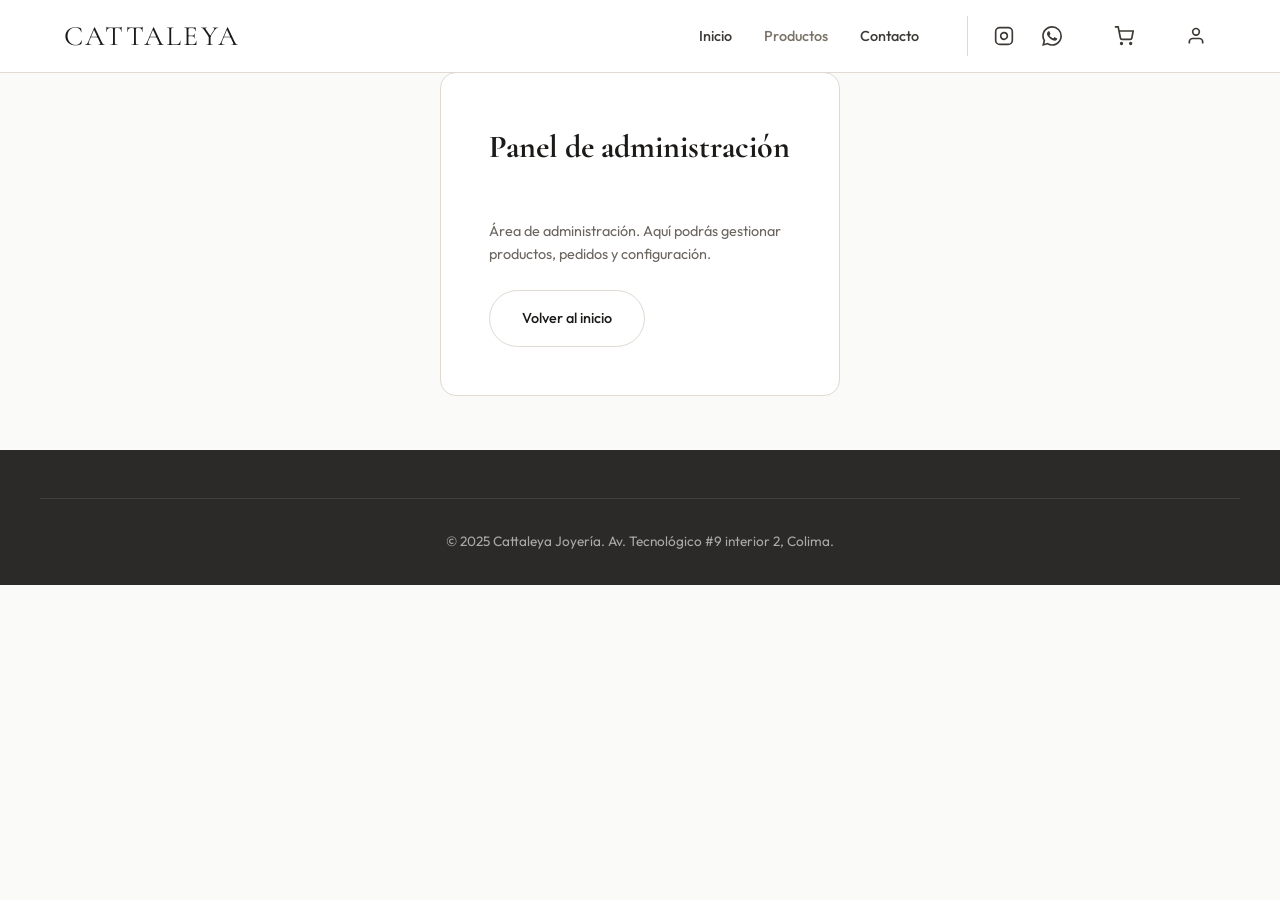
<file: admin.html>
<!DOCTYPE html>
<html lang="es">
<head>
  <meta charset="UTF-8">
  <meta name="viewport" content="width=device-width, initial-scale=1.0, viewport-fit=cover">
  <meta name="description" content="Panel de administración de Cattaleya Joyería.">
  <title>Admin | Cattaleya Joyería</title>
  <link rel="preconnect" href="https://fonts.googleapis.com">
  <link rel="preconnect" href="https://fonts.gstatic.com" crossorigin>
  <link href="https://fonts.googleapis.com/css2?family=Cormorant+Garamond:ital,wght@0,400;0,500;0,600;1,400&family=Outfit:wght@300;400;500;600&display=swap" rel="stylesheet">
  <link rel="stylesheet" href="css/app.css">
</head>
<body>
  <header class="header" id="header">
    <div class="header__inner">
      <a href="index.html" class="logo">Cattaleya</a>
      <nav class="nav" data-active="productos"></nav>
    </div>
  </header>

  <main class="main-content">
    <div class="container container--page">
      <div class="cuenta-box">
        <h1 class="page-title">Panel de administración</h1>
        <p class="cuenta-info">Área de administración. Aquí podrás gestionar productos, pedidos y configuración.</p>
        <a href="index.html" class="btn btn--outline">Volver al inicio</a>
      </div>
    </div>
  </main>

  <footer class="footer">
    <div class="footer__bottom">
      <p>© 2025 Cattaleya Joyería. Av. Tecnológico #9 interior 2, Colima.</p>
    </div>
  </footer>

  <script src="js/nav.js"></script>
  <script src="js/main.js"></script>
</body>
</html>
</file>
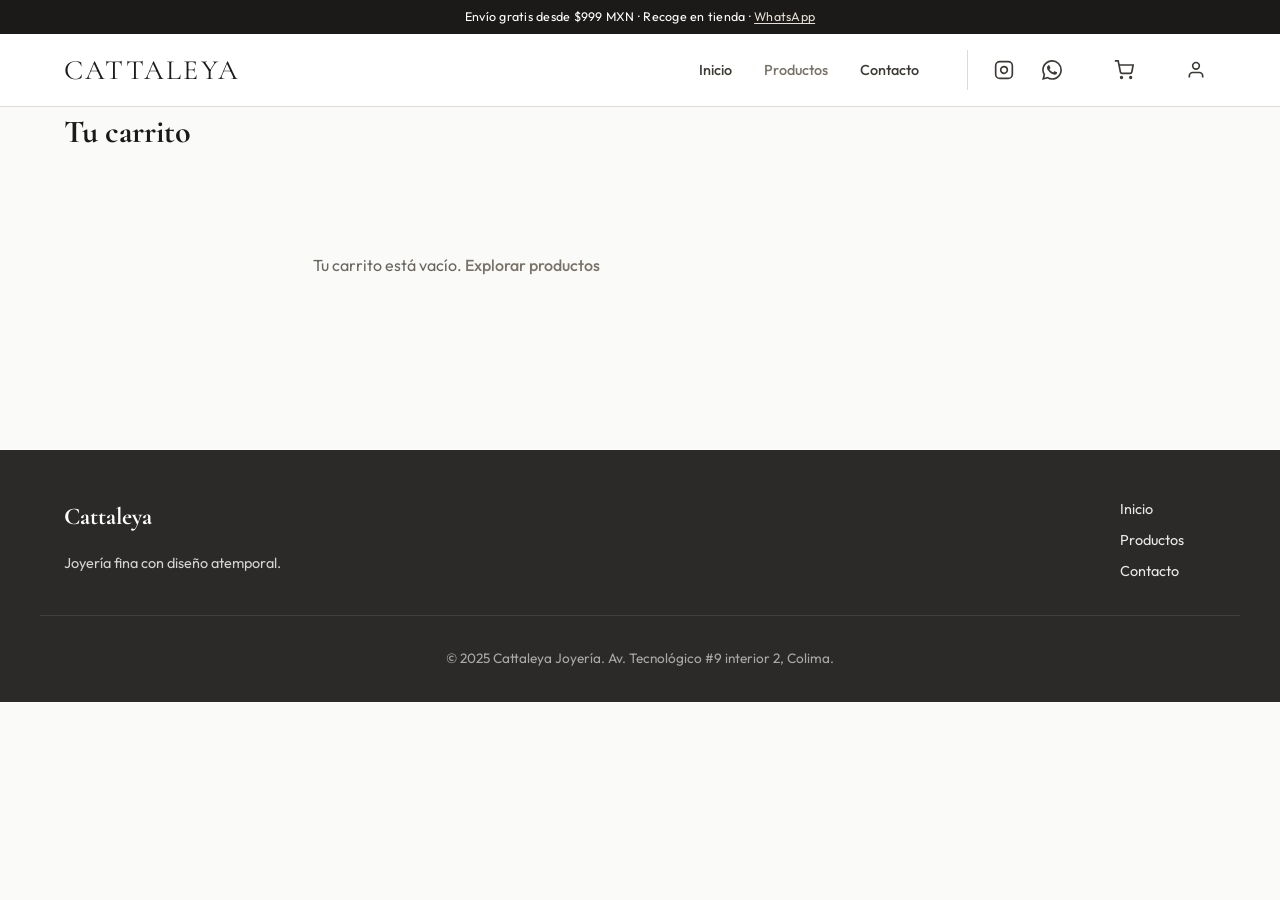
<file: carrito.html>
<!DOCTYPE html>
<html lang="es">
<head>
  <meta charset="UTF-8">
  <meta name="viewport" content="width=device-width, initial-scale=1.0, viewport-fit=cover">
  <meta name="description" content="Tu carrito de compras en Cattaleya Joyería.">
  <title>Carrito | Cattaleya Joyería</title>
  <link rel="preconnect" href="https://fonts.googleapis.com">
  <link rel="preconnect" href="https://fonts.gstatic.com" crossorigin>
  <link href="https://fonts.googleapis.com/css2?family=Cormorant+Garamond:ital,wght@0,400;0,500;0,600;1,400&family=Outfit:wght@300;400;500;600&display=swap" rel="stylesheet">
  <link rel="stylesheet" href="css/app.css">
</head>
<body>
  <header class="header" id="header">
    <div class="header__inner">
      <a href="index.html" class="logo">Cattaleya</a>
      <nav class="nav" data-active="productos"></nav>
    </div>
  </header>

  <main class="main-content">
    <div class="container container--page">
      <h1 class="page-title">Tu carrito</h1>
      <div class="cart-layout">
        <div class="cart-items" id="cart-items">
          <p class="cart-empty" id="cart-empty">Tu carrito está vacío. <a href="productos.html">Explorar productos</a></p>
        </div>
        <aside class="cart-summary" id="cart-summary" style="display: none;">
          <h3>Resumen</h3>
          <div class="cart-summary__row">
            <span>Subtotal</span>
            <span id="cart-subtotal">$0 MXN</span>
          </div>
          <p class="cart-summary__note" id="cart-shipping-note"></p>
          <a href="checkout.html" class="btn btn--primary btn--block">Proceder al pago</a>
        </aside>
      </div>
    </div>
  </main>

  <footer class="footer">
    <div class="footer__grid">
      <div>
        <h3 class="footer__brand">Cattaleya</h3>
        <p class="footer__text">Joyería fina con diseño atemporal.</p>
      </div>
      <div>
        <nav class="footer__links">
          <a href="index.html" class="footer__link">Inicio</a>
          <a href="productos.html" class="footer__link">Productos</a>
          <a href="contacto.html" class="footer__link">Contacto</a>
        </nav>
      </div>
    </div>
    <div class="footer__bottom">
      <p>© 2025 Cattaleya Joyería. Av. Tecnológico #9 interior 2, Colima.</p>
    </div>
  </footer>

  <script src="js/data/store.js"></script>
  <script src="js/cart.js"></script>
  <script src="js/nav.js"></script>
  <script src="js/main.js"></script>
  <script src="js/carrito.js"></script>
</body>
</html>
</file>
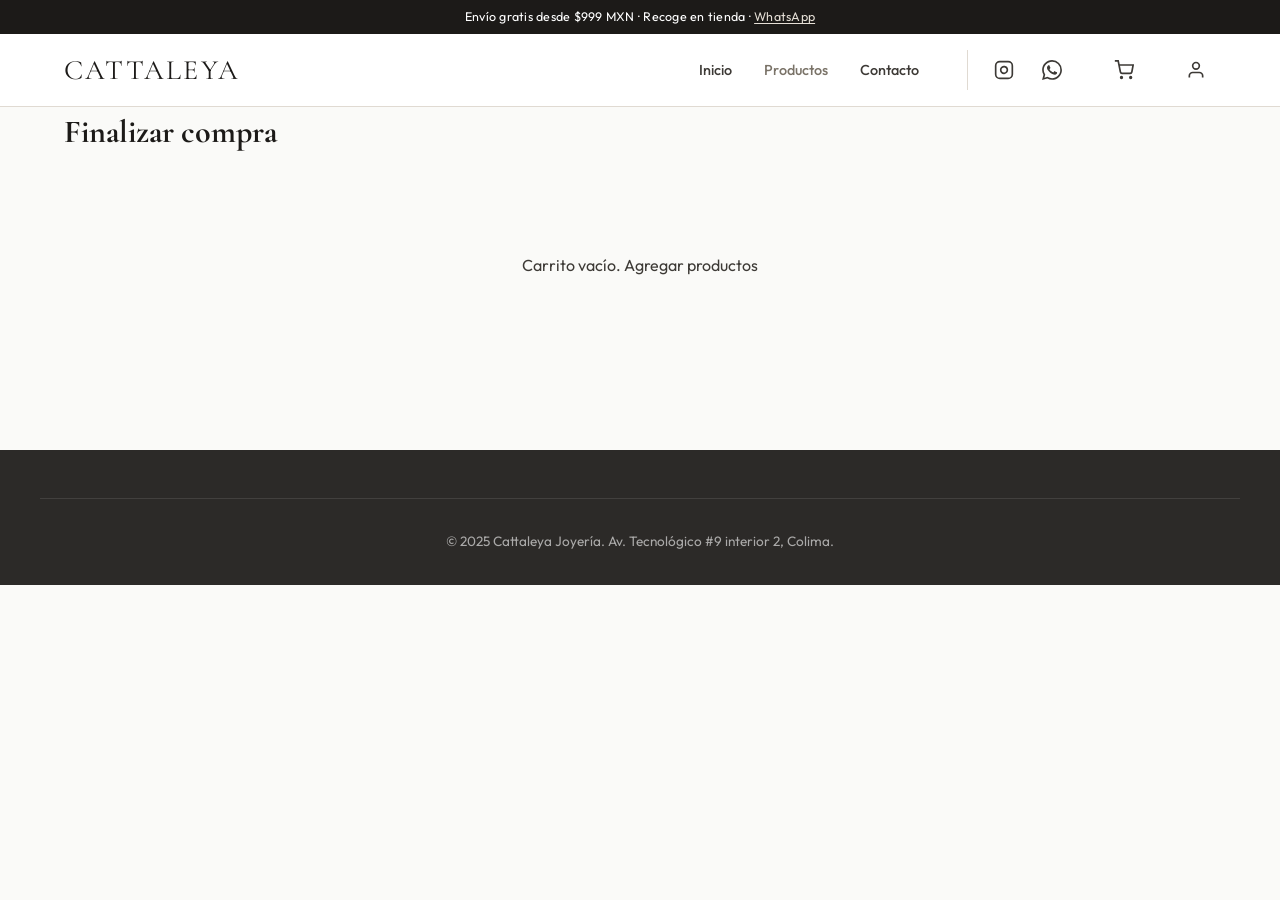
<file: checkout.html>
<!DOCTYPE html>
<html lang="es">
<head>
  <meta charset="UTF-8">
  <meta name="viewport" content="width=device-width, initial-scale=1.0, viewport-fit=cover">
  <meta name="description" content="Finaliza tu compra en Cattaleya Joyería.">
  <title>Checkout | Cattaleya Joyería</title>
  <link rel="preconnect" href="https://fonts.googleapis.com">
  <link rel="preconnect" href="https://fonts.gstatic.com" crossorigin>
  <link href="https://fonts.googleapis.com/css2?family=Cormorant+Garamond:ital,wght@0,400;0,500;0,600;1,400&family=Outfit:wght@300;400;500;600&display=swap" rel="stylesheet">
  <link rel="stylesheet" href="css/app.css">
</head>
<body>
  <header class="header" id="header">
    <div class="header__inner">
      <a href="index.html" class="logo">Cattaleya</a>
      <nav class="nav" data-active="productos"></nav>
    </div>
  </header>

  <main class="main-content">
    <div class="container container--page">
      <h1 class="page-title">Finalizar compra</h1>
      <div id="checkout-redirect" class="checkout-redirect">
        <p>Carrito vacío. <a href="productos.html">Agregar productos</a></p>
      </div>
      <div class="checkout-layout" id="checkout-content" style="display: none;">
        <div class="checkout-main">
          <section class="checkout-section">
            <h2>Entrega</h2>
            <div class="delivery-options">
              <label class="delivery-option">
                <input type="radio" name="delivery" value="nacional" checked>
                <span>
                  Envío a domicilio (República Mexicana)
                  <span class="delivery-option__note">Gratis en compras desde $999</span>
                </span>
              </label>
              <label class="delivery-option">
                <input type="radio" name="delivery" value="local-colima">
                <span>
                  Envío local Colima
                  <span class="delivery-option__note">Costo adicional · Entrega en zona Colima</span>
                </span>
              </label>
              <label class="delivery-option">
                <input type="radio" name="delivery" value="tienda">
                <span>
                  Recoger en tienda
                  <span class="delivery-option__note">Av. Tecnológico #9 interior 2, Colima · Sin costo</span>
                </span>
              </label>
            </div>
            <div id="address-fields">
              <input type="text" placeholder="Nombre completo *" id="checkout-name" required>
              <input type="tel" placeholder="Teléfono *" id="checkout-phone" required>
              <input type="email" placeholder="Email *" id="checkout-email" required>
              <input type="text" placeholder="Calle y número *" id="checkout-calle" required>
              <input type="text" placeholder="Colonia *" id="checkout-colonia" required>
              <input type="text" placeholder="Código postal *" id="checkout-cp" required>
              <input type="text" placeholder="Ciudad *" id="checkout-ciudad" required>
              <input type="text" placeholder="Estado *" id="checkout-estado" required>
            </div>
            <div id="contact-fields" style="display: none;">
              <input type="text" placeholder="Nombre completo *" id="pickup-name">
              <input type="tel" placeholder="Teléfono *" id="pickup-phone">
              <p class="info-box">Te avisaremos cuando tu pedido esté listo para recoger. Horario: Lun–Sáb 11:00 am – 8:00 pm.</p>
            </div>
          </section>
          <section class="checkout-section">
            <h2>Forma de pago</h2>
            <div class="payment-methods">
              <label class="payment-method">
                <input type="radio" name="payment" value="tarjeta" checked>
                <div>
                  <div class="payment-method__title">Tarjeta</div>
                  <div class="payment-method__desc">Pago seguro con tarjeta en Shopify (preview)</div>
                </div>
              </label>
              <label class="payment-method">
                <input type="radio" name="payment" value="transferencia">
                <div>
                  <div class="payment-method__title">Transferencia bancaria</div>
                  <div class="payment-method__desc">Transferencia SPEI antes de enviar tu pedido</div>
                </div>
              </label>
              <label class="payment-method">
                <input type="radio" name="payment" value="tienda">
                <div>
                  <div class="payment-method__title">Pago en tienda</div>
                  <div class="payment-method__desc">Efectivo o transferencia al recoger en Colima</div>
                </div>
              </label>
            </div>
          </section>
        </div>
        <aside class="checkout-sidebar">
          <div class="checkout-summary" id="checkout-summary"></div>
          <button class="btn btn--primary btn--block" id="btn-pagar">Continuar</button>
        </aside>
      </div>
      <div id="payment-step" class="payment-step" style="display: none;">
        <div class="payment-box">
          <h2 id="payment-title">Pago</h2>
          <p id="payment-desc"></p>
          <p><strong>Total:</strong> <span id="payment-total"></span></p>
          <p><strong>Referencia:</strong> <span id="payment-ref"></span></p>
          <div id="transfer-block" style="display: none;">
            <div class="clabe-box">
              <code id="clabe-number">0121800012345678901234</code>
              <button class="btn btn--outline btn--sm" id="copy-clabe">Copiar</button>
            </div>
            <p class="payment-note">Banco: BBVA. Usa la referencia al transferir.</p>
          </div>
          <div id="store-payment-block" style="display: none;">
            <div class="info-box">
              <p>Paga al recoger en tienda con <strong>efectivo</strong> o <strong>transferencia</strong>.</p>
              <p>Av. Tecnológico #9 interior 2, Lomas Vista Hermosa, 28016 Colima, Col.</p>
            </div>
          </div>
          <div id="card-payment-block" style="display: none;">
            <div class="info-box">
              <p>En la tienda Shopify finalizarás el pago con tarjeta de débito o crédito de forma segura.</p>
            </div>
          </div>
          <button class="btn btn--primary" id="btn-generar-ticket">Generar ticket de compra</button>
        </div>
      </div>
    </div>
  </main>

  <footer class="footer">
    <div class="footer__bottom">
      <p>© 2025 Cattaleya Joyería. Av. Tecnológico #9 interior 2, Colima.</p>
    </div>
  </footer>

  <script src="js/data/store.js"></script>
  <script src="js/cart.js"></script>
  <script src="js/nav.js"></script>
  <script src="js/main.js"></script>
  <script src="js/checkout.js"></script>
</body>
</html>
</file>
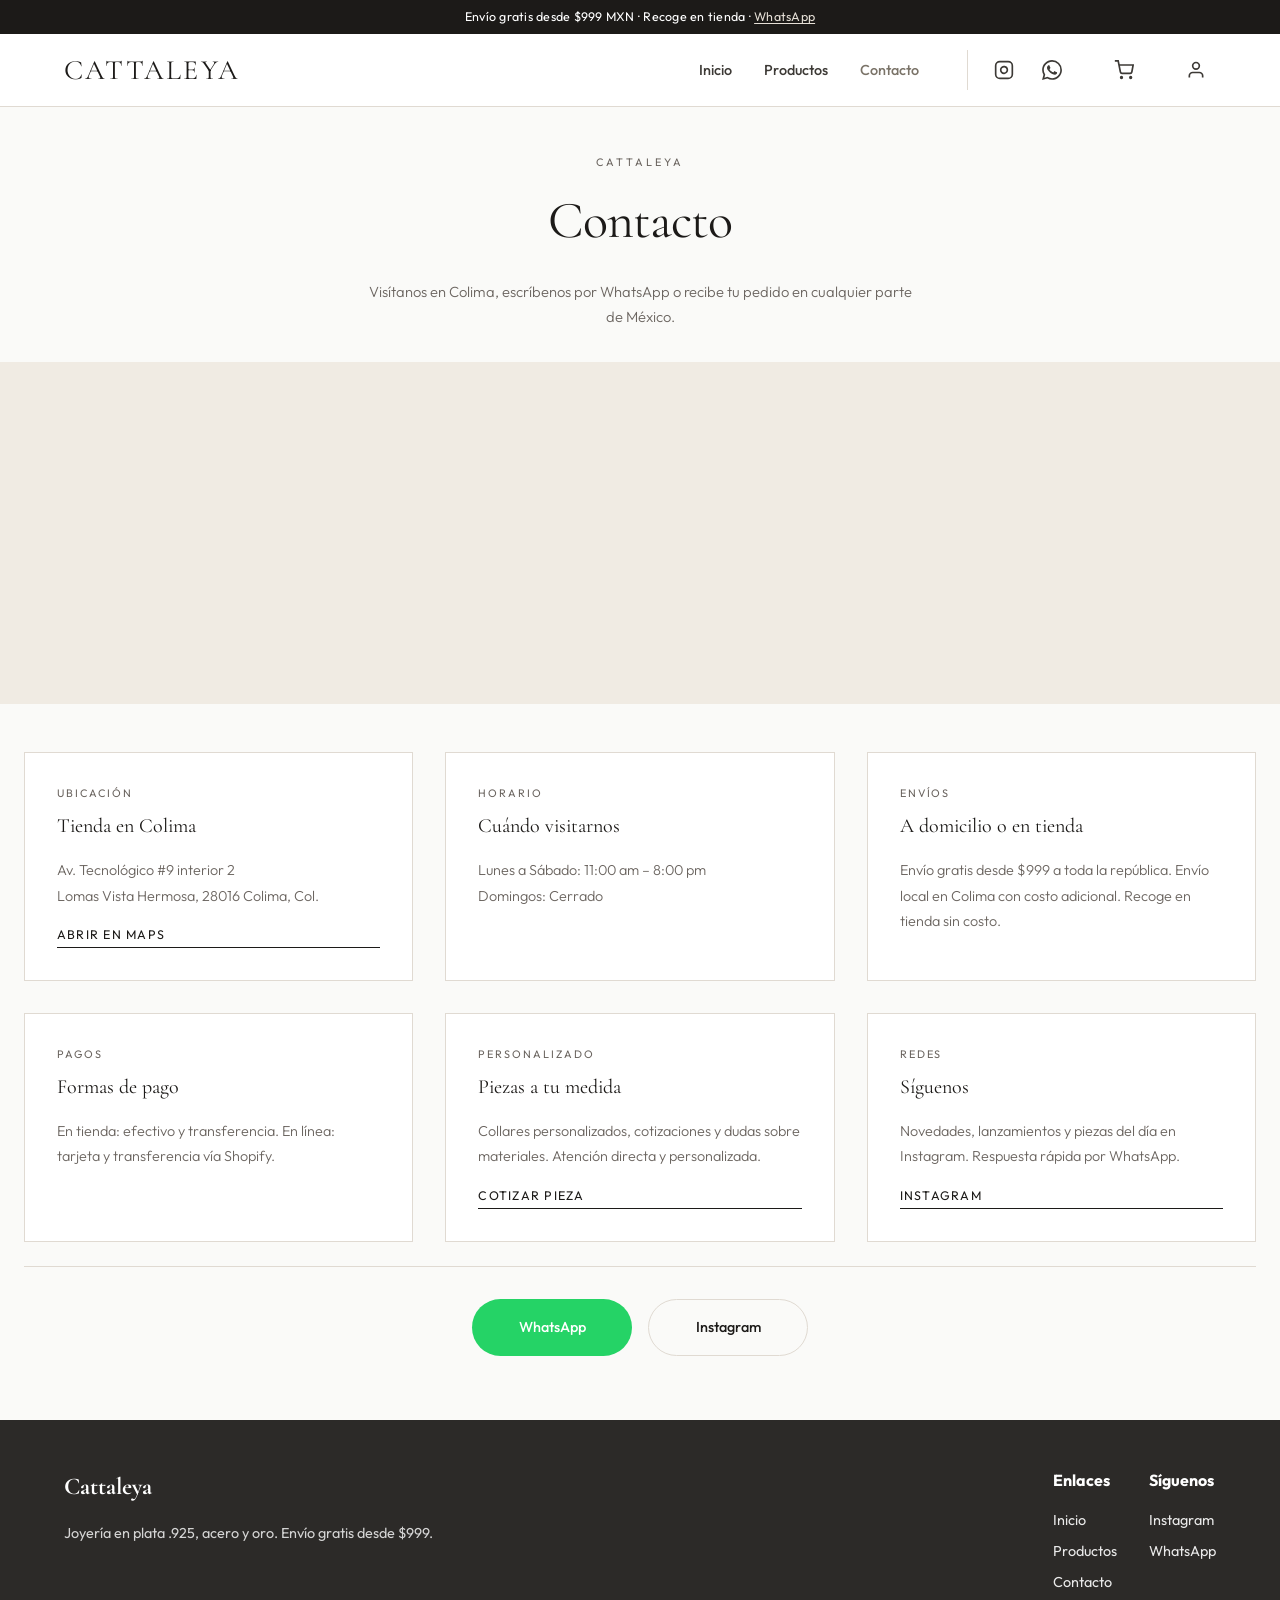
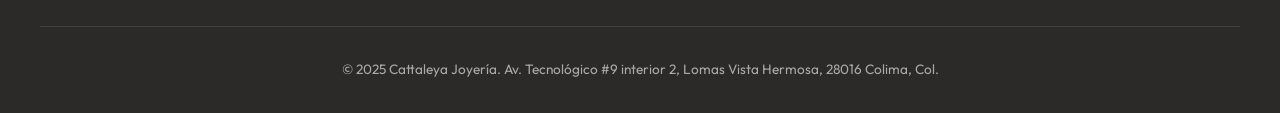
<file: contacto.html>
<!DOCTYPE html>
<html lang="es">
<head>
  <meta charset="UTF-8">
  <meta name="viewport" content="width=device-width, initial-scale=1.0, viewport-fit=cover">
  <meta name="description" content="Contacta a Cattaleya Joyería. Visítanos en Av. Tecnológico, Colima. WhatsApp e Instagram.">
  <title>Contacto | Cattaleya Joyería</title>
  <link rel="preconnect" href="https://fonts.googleapis.com">
  <link rel="preconnect" href="https://fonts.gstatic.com" crossorigin>
  <link href="https://fonts.googleapis.com/css2?family=Cormorant+Garamond:ital,wght@0,400;0,500;0,600;1,400&family=Outfit:wght@300;400;500;600&display=swap" rel="stylesheet">
  <link rel="stylesheet" href="css/app.css">
</head>
<body>
  <header class="header" id="header">
    <div class="header__inner">
      <a href="index.html" class="logo">Cattaleya</a>
      <nav class="nav" data-active="contacto"></nav>
    </div>
  </header>

  <main class="main-content contact-page">
    <div class="container">
      <header class="contact-intro">
        <p class="contact-intro__eyebrow">Cattaleya</p>
        <h1 class="contact-intro__title">Contacto</h1>
        <p class="contact-intro__desc">Visítanos en Colima, escríbenos por WhatsApp o recibe tu pedido en cualquier parte de México.</p>
      </header>
    </div>

    <div class="contact-map">
      <iframe
        src="https://maps.google.com/maps?q=Av+Tecnol%C3%B3gico+9+interior+2+Lomas+Vista+Hermosa+28016+Colima+Colima+Mexico&t=&z=15&ie=UTF8&iwloc=&output=embed"
        allowfullscreen=""
        loading="lazy"
        referrerpolicy="no-referrer-when-downgrade"
        title="Ubicación Cattaleya Joyería">
      </iframe>
    </div>

    <section class="contact-body">
      <div class="container">
        <div class="contact-showcase">
          <div class="contact-carousel" id="contact-carousel" aria-roledescription="carousel" aria-label="Información de contacto">
            <div class="contact-carousel__viewport">
              <div class="contact-carousel__track" id="contact-cards">
                <div class="contact-carousel__slide" role="group" aria-roledescription="slide">
                  <article class="contact-card">
                    <p class="contact-card__label">Ubicación</p>
                    <h2 class="contact-card__title">Tienda en Colima</h2>
                    <p class="contact-card__text">Av. Tecnológico #9 interior 2<br>Lomas Vista Hermosa, 28016 Colima, Col.</p>
                    <a href="https://www.google.com/maps/search/Av+Tecnol%C3%B3gico+9+interior+2+Colima" target="_blank" rel="noopener noreferrer" class="contact-card__link">Abrir en Maps</a>
                  </article>
                </div>

                <div class="contact-carousel__slide" role="group" aria-roledescription="slide">
                  <article class="contact-card">
                    <p class="contact-card__label">Horario</p>
                    <h2 class="contact-card__title">Cuándo visitarnos</h2>
                    <p class="contact-card__text">Lunes a Sábado: 11:00 am – 8:00 pm<br>Domingos: Cerrado</p>
                  </article>
                </div>

                <div class="contact-carousel__slide" role="group" aria-roledescription="slide">
                  <article class="contact-card">
                    <p class="contact-card__label">Envíos</p>
                    <h2 class="contact-card__title">A domicilio o en tienda</h2>
                    <p class="contact-card__text">Envío gratis desde $999 a toda la república. Envío local en Colima con costo adicional. Recoge en tienda sin costo.</p>
                  </article>
                </div>

                <div class="contact-carousel__slide" role="group" aria-roledescription="slide">
                  <article class="contact-card">
                    <p class="contact-card__label">Pagos</p>
                    <h2 class="contact-card__title">Formas de pago</h2>
                    <p class="contact-card__text">En tienda: efectivo y transferencia. En línea: tarjeta y transferencia vía Shopify.</p>
                  </article>
                </div>

                <div class="contact-carousel__slide" role="group" aria-roledescription="slide">
                  <article class="contact-card">
                    <p class="contact-card__label">Personalizado</p>
                    <h2 class="contact-card__title">Piezas a tu medida</h2>
                    <p class="contact-card__text">Collares personalizados, cotizaciones y dudas sobre materiales. Atención directa y personalizada.</p>
                    <a href="https://wa.me/5213121234567?text=Hola,%20me%20gustaría%20cotizar%20una%20pieza%20personalizada" target="_blank" rel="noopener noreferrer" class="contact-card__link">Cotizar pieza</a>
                  </article>
                </div>

                <div class="contact-carousel__slide" role="group" aria-roledescription="slide">
                  <article class="contact-card">
                    <p class="contact-card__label">Redes</p>
                    <h2 class="contact-card__title">Síguenos</h2>
                    <p class="contact-card__text">Novedades, lanzamientos y piezas del día en Instagram. Respuesta rápida por WhatsApp.</p>
                    <a href="https://instagram.com" target="_blank" rel="noopener noreferrer" class="contact-card__link">Instagram</a>
                  </article>
                </div>
              </div>
            </div>
          </div>
        </div>

        <div class="contact-actions">
          <a href="https://wa.me/5213121234567?text=Hola,%20me%20interesa%20información%20sobre%20sus%20productos" target="_blank" rel="noopener noreferrer" class="btn btn--whatsapp">WhatsApp</a>
          <a href="https://instagram.com" target="_blank" rel="noopener noreferrer" class="btn btn--outline">Instagram</a>
        </div>
      </div>
    </section>
  </main>

  <footer class="footer">
    <div class="footer__grid">
      <div>
        <h3 class="footer__brand">Cattaleya</h3>
        <p class="footer__text">Joyería en plata .925, acero y oro. Envío gratis desde $999.</p>
      </div>
      <div>
        <h4 class="footer__heading">Enlaces</h4>
        <nav class="footer__links">
          <a href="index.html" class="footer__link">Inicio</a>
          <a href="productos.html" class="footer__link">Productos</a>
          <a href="contacto.html" class="footer__link">Contacto</a>
        </nav>
      </div>
      <div>
        <h4 class="footer__heading">Síguenos</h4>
        <nav class="footer__links">
          <a href="https://instagram.com" target="_blank" rel="noopener noreferrer" class="footer__link">Instagram</a>
          <a href="https://wa.me/5213121234567" target="_blank" rel="noopener noreferrer" class="footer__link">WhatsApp</a>
        </nav>
      </div>
    </div>
    <div class="footer__bottom">
      <p>© 2025 Cattaleya Joyería. Av. Tecnológico #9 interior 2, Lomas Vista Hermosa, 28016 Colima, Col.</p>
    </div>
  </footer>

  <script src="js/data/store.js"></script>
  <script src="js/nav.js"></script>
  <script src="js/main.js"></script>
</body>
</html>
</file>
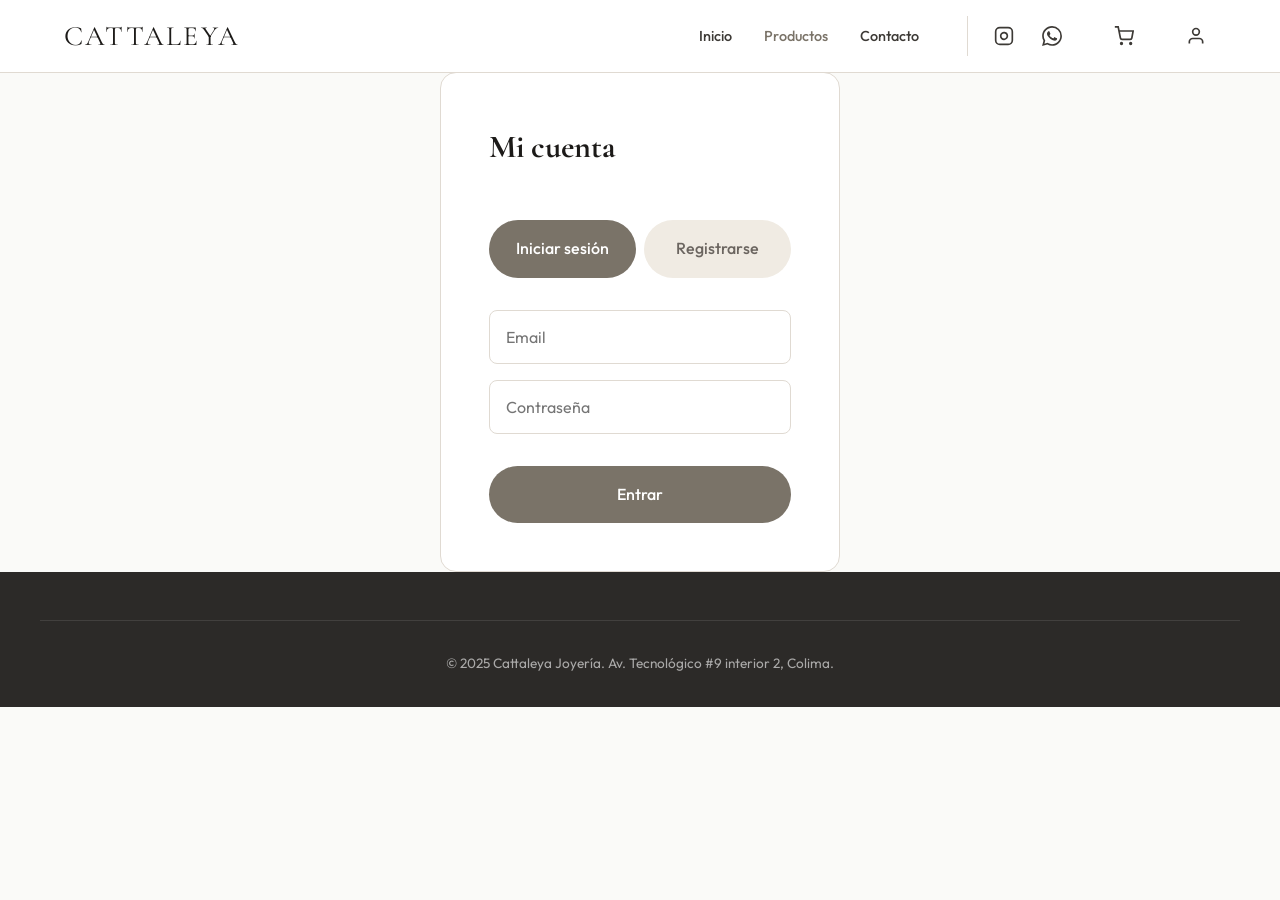
<file: cuenta.html>
<!DOCTYPE html>
<html lang="es">
<head>
  <meta charset="UTF-8">
  <meta name="viewport" content="width=device-width, initial-scale=1.0, viewport-fit=cover">
  <meta name="description" content="Inicia sesión o regístrate en Cattaleya Joyería.">
  <title>Mi cuenta | Cattaleya Joyería</title>
  <link rel="preconnect" href="https://fonts.googleapis.com">
  <link rel="preconnect" href="https://fonts.gstatic.com" crossorigin>
  <link href="https://fonts.googleapis.com/css2?family=Cormorant+Garamond:ital,wght@0,400;0,500;0,600;1,400&family=Outfit:wght@300;400;500;600&display=swap" rel="stylesheet">
  <link rel="stylesheet" href="css/app.css">
</head>
<body>
  <header class="header" id="header">
    <div class="header__inner">
      <a href="index.html" class="logo">Cattaleya</a>
      <nav class="nav" data-active="productos"></nav>
    </div>
  </header>

  <main class="main-content">
    <div class="container container--page">
      <div class="cuenta-box" id="cuenta-loggedout">
        <h1 class="page-title">Mi cuenta</h1>
        <div class="auth-tabs">
          <button class="auth-tab active" data-tab="login">Iniciar sesión</button>
          <button class="auth-tab" data-tab="register">Registrarse</button>
        </div>
        <form class="auth-form" id="form-login">
          <input type="email" placeholder="Email" required>
          <input type="password" placeholder="Contraseña" required>
          <button type="submit" class="btn btn--primary btn--block">Entrar</button>
        </form>
        <form class="auth-form" id="form-register" style="display: none;">
          <input type="text" placeholder="Nombre completo" required>
          <input type="email" placeholder="Email" required>
          <input type="password" placeholder="Contraseña" required>
          <button type="submit" class="btn btn--primary btn--block">Crear cuenta</button>
        </form>
      </div>
      <div class="cuenta-box" id="cuenta-loggedin" style="display: none;">
        <h1 class="page-title">Hola, <span id="user-name"></span></h1>
<p class="cuenta-info">Has iniciado sesión correctamente.</p>
        <div class="cuenta-actions">
          <a href="carrito.html" class="btn btn--outline">Ver carrito</a>
          <button type="button" class="btn btn--outline" id="btn-logout">Cerrar sesión</button>
        </div>
      </div>
    </div>
  </main>

  <footer class="footer">
    <div class="footer__bottom">
      <p>© 2025 Cattaleya Joyería. Av. Tecnológico #9 interior 2, Colima.</p>
    </div>
  </footer>

  <script src="js/cart.js"></script>
  <script src="js/nav.js"></script>
  <script src="js/main.js"></script>
  <script src="js/cuenta.js"></script>
</body>
</html>
</file>
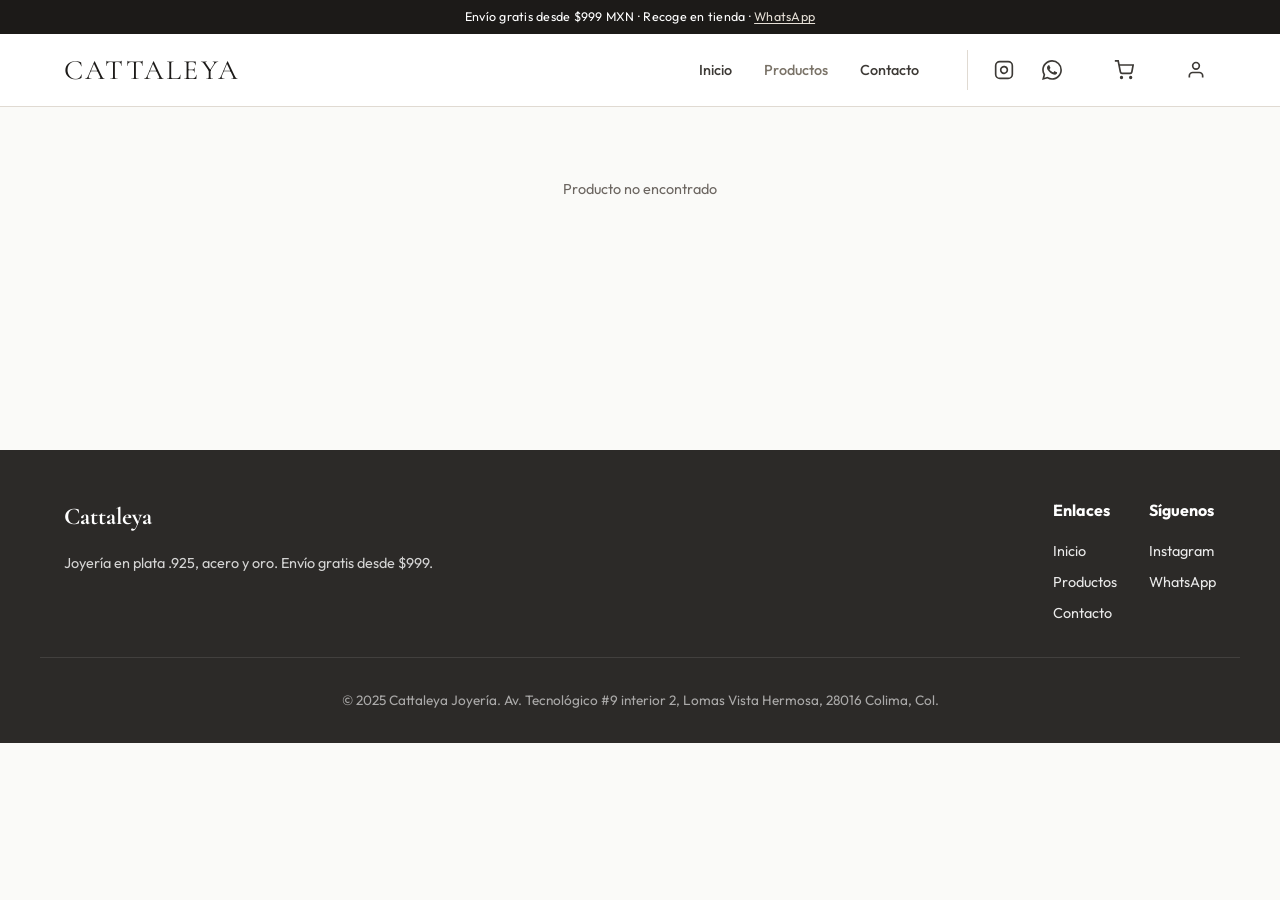
<file: producto.html>
<!DOCTYPE html>
<html lang="es">
<head>
  <meta charset="UTF-8">
  <meta name="viewport" content="width=device-width, initial-scale=1.0, viewport-fit=cover">
  <meta name="description" content="Detalle de joyería fina en Cattaleya Joyería.">
  <title>Producto | Cattaleya Joyería</title>
  <link rel="preconnect" href="https://fonts.googleapis.com">
  <link rel="preconnect" href="https://fonts.gstatic.com" crossorigin>
  <link href="https://fonts.googleapis.com/css2?family=Cormorant+Garamond:ital,wght@0,400;0,500;0,600;1,400&family=Outfit:wght@300;400;500;600&display=swap" rel="stylesheet">
  <link rel="stylesheet" href="css/app.css">
</head>
<body>
  <header class="header" id="header">
    <div class="header__inner">
      <a href="index.html" class="logo">Cattaleya</a>
      <nav class="nav" data-active="productos"></nav>
    </div>
  </header>

  <main class="main-content">
    <div class="container container--page product-page" id="product-container">
      <div class="product-loading" id="product-loading">Cargando...</div>
      <div class="product-detail product-detail--page" id="product-detail" style="display: none;">
        <nav class="product-breadcrumb" id="product-breadcrumb" aria-label="Navegación"></nav>
        <div class="product-gallery">
          <div class="product-gallery__stack" id="product-gallery-stack"></div>
        </div>
        <div class="product-info">
          <span class="product-info__category" id="product-category"></span>
          <span class="product-info__badge" id="product-badge" style="display: none;">Personalizable</span>
          <h1 class="product-info__title" id="product-title"></h1>
          <p class="product-info__price" id="product-price"></p>
          <div class="product-info__meta">
            <span>Material: <strong id="product-material"></strong></span>
            <span>SKU: <strong id="product-sku"></strong></span>
          </div>
          <p class="product-info__desc" id="product-desc"></p>
          <p class="shipping-note" id="product-shipping"></p>
          <div class="product-actions">
            <div class="product-actions__row">
              <div class="qty-selector">
                <button type="button" class="qty-btn" id="qty-minus">−</button>
                <input type="number" id="product-qty" value="1" min="1" max="10" readonly>
                <button type="button" class="qty-btn" id="qty-plus">+</button>
              </div>
              <button class="btn btn--primary btn--add-cart" id="add-to-cart">Agregar al carrito</button>
            </div>
          </div>
          <div class="info-box info-box--whatsapp" id="product-whatsapp" style="display: none;">
            <p>Esta pieza se personaliza contigo. Escríbenos para elegir detalles, medidas y cotización final.</p>
            <a href="#" id="product-whatsapp-link" target="_blank" rel="noopener" class="btn btn--whatsapp btn--sm">Consultar por WhatsApp</a>
          </div>
        </div>
      </div>
    </div>

    <section class="section section--alt" id="related-section" style="display: none;">
      <div class="container">
        <header class="home-section__header">
          <span class="section-eyebrow">Relacionados</span>
          <h2 class="home-section__title">También te puede gustar</h2>
        </header>
        <div class="lookbook-grid" id="related-products"></div>
      </div>
    </section>
  </main>

  <div class="toast" id="toast-cart" aria-live="polite">
    <span class="toast__icon">✓</span>
    <span class="toast__text">Añadido al carrito</span>
  </div>

  <footer class="footer">
    <div class="footer__grid">
      <div>
        <h3 class="footer__brand">Cattaleya</h3>
        <p class="footer__text">Joyería en plata .925, acero y oro. Envío gratis desde $999.</p>
      </div>
      <div>
        <h4 class="footer__heading">Enlaces</h4>
        <nav class="footer__links">
          <a href="index.html" class="footer__link">Inicio</a>
          <a href="productos.html" class="footer__link">Productos</a>
          <a href="contacto.html" class="footer__link">Contacto</a>
        </nav>
      </div>
      <div>
        <h4 class="footer__heading">Síguenos</h4>
        <nav class="footer__links">
          <a href="https://instagram.com" target="_blank" rel="noopener noreferrer" class="footer__link">Instagram</a>
          <a href="https://wa.me/5213121234567" target="_blank" rel="noopener noreferrer" class="footer__link">WhatsApp</a>
        </nav>
      </div>
    </div>
    <div class="footer__bottom">
      <p>© 2025 Cattaleya Joyería. Av. Tecnológico #9 interior 2, Lomas Vista Hermosa, 28016 Colima, Col.</p>
    </div>
  </footer>

  <script src="js/data/store.js"></script>
  <script src="js/data/products.js"></script>
  <script src="js/product-cards.js"></script>
  <script src="js/nav.js"></script>
  <script src="js/main.js"></script>
  <script src="js/producto.js"></script>
</body>
</html>
</file>
<file: css/app.css>
/**
 * Cattaleya - CSS único consolidado
 * Variables, base, layout, componentes, páginas, responsive
 */

/* ===== VARIABLES ===== */
:root {
  --color-primary: #E8E4DC;
  --color-primary-light: #F5F3EF;
  --color-accent: #7A7368;
  --color-accent-hover: #5C5650;
  --color-white: #fff;
  --color-off-white: #FAFAF8;
  --color-cream: #F0EBE3;
  --color-bone: #E5DFD6;
  --color-text: #3D3A36;
  --color-text-dark: #1C1A18;
  --color-text-muted: #6B6560;
  --color-border: #E0DAD2;
  --color-bg-dark: #2C2A28;
  --shadow-sm: 0 1px 4px rgba(44,42,40,.08);
  --shadow-md: 0 4px 16px rgba(44,42,40,.1);
  --shadow-lg: 0 8px 28px rgba(44,42,40,.12);
  --font-primary: 'Cormorant Garamond', Georgia, serif;
  --font-secondary: 'Outfit', system-ui, sans-serif;
  --space-xs: .25rem;
  --space-sm: .5rem;
  --space-md: 1rem;
  --space-lg: 1.5rem;
  --space-xl: 2rem;
  --space-2xl: 3rem;
  --space-3xl: 4rem;
  --container-max: 1200px;
  --header-height: 64px;
  --announcement-height: 0px;
  --header-total-height: var(--header-height);
  --transition: .2s ease;
  --radius-full: 9999px;
}
@media (min-width: 769px) { :root { --header-height: 72px; } }
@media (max-width: 768px) {
  :root {
    --header-height: 56px;
    --space-page-y: var(--space-xl);
  }
}
@media (max-width: 480px) {
  :root { --space-page-y: var(--space-lg); }
}

/* ===== RESET & BASE ===== */
*, *::before, *::after { box-sizing: border-box; margin: 0; padding: 0; }
html { overflow-x: hidden; -webkit-text-size-adjust: 100%; scroll-behavior: smooth; }
body { overflow-x: hidden; font-family: var(--font-secondary); font-size: 1rem; line-height: 1.6; color: var(--color-text); background: var(--color-off-white); -webkit-font-smoothing: antialiased; }
body.nav-open { overflow: hidden; touch-action: none; }
img { max-width: 100%; height: auto; display: block; }
a { color: inherit; text-decoration: none; }
ul, ol { list-style: none; }
button { font: inherit; cursor: pointer; border: none; background: none; }

/* ===== LAYOUT ===== */
.container { width: 100%; max-width: var(--container-max); margin: 0 auto; padding: 0 var(--space-md); }
.container--page { padding-top: var(--space-2xl); padding-bottom: var(--space-2xl); }
@media (min-width: 481px) { .container { padding: 0 var(--space-lg); } }
@media (max-width: 480px) { .container { padding: 0 .875rem; } .container--page { padding-top: var(--space-page-y); padding-bottom: var(--space-page-y); } }

.main-content { padding-top: var(--header-total-height); min-height: 50vh; }

.section { padding: var(--space-2xl) 0; }
.section--alt { background: var(--color-white); }
.section__header { text-align: center; margin-bottom: var(--space-xl); }
.section__title { font-family: var(--font-primary); font-size: clamp(1.75rem, 4vw, 2.75rem); font-weight: 500; color: var(--color-text-dark); margin-bottom: var(--space-md); }
.section__subtitle { font-size: 1rem; color: var(--color-text-muted); line-height: 1.7; }

/* ===== HEADER & NAV ===== */
.header { position: fixed; inset: 0 0 auto; width: 100%; height: auto; background: rgba(255,255,255,.96); backdrop-filter: blur(8px); box-shadow: none; z-index: 1000; border-bottom: 1px solid var(--color-border); transition: box-shadow var(--transition), background var(--transition); }
.header.scrolled { box-shadow: var(--shadow-sm); background: var(--color-white); }

.header__inner { max-width: var(--container-max); width: 100%; height: var(--header-height); margin: 0 auto; padding: 0 var(--space-md); display: flex; align-items: center; justify-content: space-between; gap: var(--space-md); flex-shrink: 0; }
@media (min-width: 481px) { .header__inner { padding: 0 var(--space-lg); } }

.logo { font-family: var(--font-primary); font-size: 1.5rem; font-weight: 400; letter-spacing: .08em; color: var(--color-text-dark); flex-shrink: 0; text-transform: uppercase; }
@media (min-width: 481px) { .logo { font-size: 1.75rem; } }
@media (max-width: 480px) { .logo { font-size: 1.2rem; letter-spacing: .06em; } }

.nav { display: flex; align-items: center; flex: 1; justify-content: flex-end; min-width: 0; }
.nav__list { display: flex; align-items: center; gap: var(--space-xl); }
.nav__link { font-size: .9rem; font-weight: 500; color: var(--color-text); }
.nav__link:hover, .nav__link.active { color: var(--color-accent); }

.nav__social { display: flex; gap: var(--space-sm); margin-left: var(--space-md); padding-left: var(--space-md); border-left: 1px solid var(--color-border); }
.nav__icon { display: flex; align-items: center; justify-content: center; width: 40px; height: 40px; min-width: 40px; min-height: 40px; border-radius: 50%; color: var(--color-text); }
.nav__icon:hover { background: var(--color-primary-light); color: var(--color-accent); }
.nav__cart { position: relative; }
.cart-badge { position: absolute; top: -2px; right: -2px; min-width: 18px; height: 18px; padding: 0 4px; font-size: .7rem; font-weight: 600; background: var(--color-accent); color: var(--color-white); border-radius: var(--radius-full); display: none; align-items: center; justify-content: center; }

.menu-toggle { display: flex; flex-direction: column; justify-content: center; align-items: center; gap: 5px; width: 44px; height: 44px; min-width: 44px; min-height: 44px; background: transparent; cursor: pointer; z-index: 1001; }
.menu-toggle span { display: block; width: 22px; height: 2px; background: var(--color-text-dark); border-radius: 1px; }

@media (min-width: 769px) { .menu-toggle { display: none; } .header__inner .logo { flex: 0; } }
@media (max-width: 768px) {
  .header__inner .logo { flex: 1; text-align: center; }
  .nav__list { display: none; }
  .nav__list--open { display: flex !important; flex-direction: column; position: fixed; top: var(--header-total-height); left: 0; right: 0; width: 100%; max-height: calc(100dvh - var(--header-total-height)); overflow-y: auto; -webkit-overflow-scrolling: touch; background: var(--color-white); padding: var(--space-lg); gap: 0; box-shadow: var(--shadow-lg); border-top: 1px solid var(--color-border); z-index: 1000; align-items: stretch; }
  .nav__list--open .nav__social { border-left: none; margin-left: 0; padding-left: 0; margin-top: var(--space-md); padding-top: var(--space-md); border-top: 1px solid var(--color-border); justify-content: center; }
  .nav__list--open > li { border-bottom: 1px solid var(--color-border); padding: var(--space-sm) 0; }
  .nav__list--open > li:last-child { border-bottom: none; }
  .nav__link, .nav__icon { min-height: 44px; padding: var(--space-sm) var(--space-md); display: flex; align-items: center; }
  .nav__list--open .nav__link { justify-content: center; font-size: .95rem; }
}

/* ===== BOTONES ===== */
.btn { display: inline-flex; align-items: center; justify-content: center; gap: var(--space-sm); padding: var(--space-md) var(--space-xl); font-size: .9rem; font-weight: 500; border-radius: var(--radius-full); transition: all var(--transition); }
.btn--primary { background: var(--color-accent); color: var(--color-white); }
.btn--primary:hover { background: var(--color-accent-hover); transform: translateY(-1px); }
.btn--outline { background: transparent; color: var(--color-text-dark); border: 1.5px solid var(--color-border); }
.btn--outline:hover { border-color: var(--color-accent); color: var(--color-accent); }
@media (max-width: 768px) {
  .btn { padding: var(--space-sm) var(--space-lg); font-size: .85rem; }
  .btn:not(.btn--sm) { min-height: 44px; }
}

/* ===== PRODUCTOS (grid, cards, filtro) ===== */
.products-grid { display: grid; grid-template-columns: 1fr; gap: var(--space-lg); width: 100%; min-width: 0; }
.product-card { display: block; background: var(--color-white); border-radius: 4px; overflow: hidden; box-shadow: var(--shadow-sm); transition: transform .3s, box-shadow .3s; color: inherit; min-width: 0; }
.product-card:hover { transform: translateY(-4px); box-shadow: var(--shadow-md); }
.product-card[hidden] { display: none !important; }
.product-card__image { aspect-ratio: 1; background: var(--color-cream); overflow: hidden; }
.product-card__image img { width: 100%; height: 100%; object-fit: cover; }
.product-card__content { padding: var(--space-md); }
.product-card__category { font-size: .75rem; text-transform: uppercase; letter-spacing: .15em; color: var(--color-text-muted); margin-bottom: var(--space-xs); }
.product-card__title { font-family: var(--font-primary); font-size: 1.1rem; font-weight: 500; color: var(--color-text-dark); margin-bottom: var(--space-sm); }
.product-card__price { font-weight: 600; color: var(--color-text-dark); }

.categories-filter { display: flex; flex-wrap: wrap; gap: var(--space-sm); justify-content: center; margin-bottom: var(--space-xl); }
.category-btn { padding: var(--space-sm) var(--space-md); font-size: .9rem; font-weight: 500; color: var(--color-text); background: var(--color-white); border: 1.5px solid var(--color-border); border-radius: var(--radius-full); transition: all var(--transition); min-height: 44px; }
.category-btn:hover, .category-btn.active { background: var(--color-accent); color: var(--color-white); border-color: var(--color-accent); }

@media (min-width: 600px) {
  .products-grid { grid-template-columns: repeat(2, 1fr); gap: var(--space-xl); }
  .product-card__content { padding: var(--space-lg); }
  .product-card__title { font-size: 1.25rem; }
}
@media (min-width: 900px) { .products-grid { grid-template-columns: repeat(3, 1fr); } }
@media (min-width: 1100px) { .products-grid { grid-template-columns: repeat(4, 1fr); } }

.page-hero { padding: var(--space-2xl) 0 var(--space-lg); }
.page-hero--minimal { padding: var(--space-2xl) 0 var(--space-md); }
.page-hero--minimal .section__title { font-weight: 400; font-size: clamp(2rem, 4vw, 2.75rem); }

/* Lookbook — tarjetas de producto */
.lookbook-grid {
  display: grid;
  width: 100%;
  min-width: 0;
  grid-template-columns: repeat(2, minmax(0, 1fr));
  gap: var(--space-md) var(--space-sm);
}
@media (min-width: 768px) {
  .lookbook-grid:not(.catalog-grid) {
    grid-template-columns: repeat(3, minmax(0, 1fr));
    gap: var(--space-xl);
  }
}
@media (min-width: 1024px) {
  .lookbook-grid:not(.catalog-grid) {
    grid-template-columns: repeat(4, minmax(0, 1fr));
    gap: var(--space-2xl) var(--space-xl);
  }
}
.lookbook-item {
  display: block;
  min-width: 0;
  width: 100%;
  color: inherit;
  transition: opacity var(--transition);
}
.lookbook-item:hover { opacity: .92; }
.lookbook-item[hidden] { display: none !important; }
.lookbook-item__media {
  width: 100%;
  background: var(--color-cream);
  aspect-ratio: 4 / 5;
  display: flex;
  align-items: center;
  justify-content: center;
  padding: clamp(0.65rem, 2.5vw, 1.5rem);
  overflow: hidden;
}
.lookbook-item__media img { max-width: 100%; max-height: 100%; width: auto; height: auto; object-fit: contain; transition: transform .5s ease; }
.lookbook-item:hover .lookbook-item__media img { transform: scale(1.03); }
.lookbook-item__info {
  display: flex;
  flex-direction: column;
  align-items: flex-start;
  gap: var(--space-xs);
  min-width: 0;
  width: 100%;
  padding: clamp(0.5rem, 1.5vw, 1rem) 0 clamp(0.75rem, 2vw, 1.25rem);
  border-bottom: 1px solid var(--color-border);
}
.lookbook-item__meta { min-width: 0; width: 100%; }
.lookbook-item__cat { display: block; font-size: clamp(0.58rem, 1.8vw, 0.68rem); letter-spacing: .16em; text-transform: uppercase; color: var(--color-text-muted); margin-bottom: var(--space-xs); }
.lookbook-item__name {
  font-family: var(--font-primary);
  font-size: clamp(0.88rem, 2.5vw, 1.15rem);
  font-weight: 400;
  color: var(--color-text-dark);
  line-height: 1.3;
  overflow-wrap: anywhere;
}
.lookbook-item__price {
  font-size: clamp(0.78rem, 2vw, 0.9rem);
  font-weight: 400;
  color: var(--color-text-muted);
  white-space: normal;
}

/* Showcase carousel — destacados + contacto */
.featured-showcase,
.contact-showcase { width: 100%; min-width: 0; }
.featured-carousel,
.contact-carousel { width: 100%; min-width: 0; }
.featured-carousel__viewport,
.contact-carousel__viewport {
  width: 100%;
  overflow: hidden;
  min-width: 0;
}
.featured-carousel__track,
.contact-carousel__track {
  display: flex;
  width: 100%;
  max-width: 100%;
  transition: transform 0.65s cubic-bezier(0.4, 0, 0.2, 1);
  will-change: transform;
}
.featured-carousel__slide,
.contact-carousel__slide {
  flex: 0 0 100%;
  flex-shrink: 0;
  min-width: 0;
  width: 100%;
  max-width: 100%;
  box-sizing: border-box;
}
.featured-carousel__slide .lookbook-item {
  max-width: 22rem;
  margin: 0 auto;
}
.featured-carousel__slide .lookbook-item__info { border-bottom: none; }
.contact-carousel__slide .contact-card {
  max-width: 24rem;
  margin: 0 auto;
  height: 100%;
  min-height: 15.5rem;
  display: flex;
  flex-direction: column;
}
@media (max-width: 767px) {
  .contact-carousel__viewport {
    overflow: visible;
    width: 100%;
    max-width: 100%;
  }
  .contact-carousel__track {
    display: flex;
    flex-direction: column;
    gap: var(--space-md);
    transform: none !important;
    width: 100% !important;
    max-width: 100% !important;
  }
  .contact-carousel__slide {
    flex: none;
    width: 100% !important;
    max-width: 100% !important;
  }
  .contact-carousel__slide .contact-card {
    max-width: none;
    margin: 0;
    min-height: 0;
    width: 100%;
  }
  .contact-carousel__footer { display: none !important; }
}
.featured-carousel__footer,
.contact-carousel__footer {
  display: flex;
  align-items: center;
  justify-content: center;
  gap: var(--space-lg);
  margin-top: var(--space-lg);
  padding-top: var(--space-md);
  border-top: 1px solid var(--color-border);
}
.featured-carousel__control,
.contact-carousel__control {
  display: flex;
  align-items: center;
  justify-content: center;
  width: 2.5rem;
  height: 2.5rem;
  border: 1px solid var(--color-border);
  background: var(--color-white);
  color: var(--color-text-dark);
  font-size: 1rem;
  cursor: pointer;
  transition: border-color var(--transition), color var(--transition);
  flex-shrink: 0;
}
.featured-carousel__control:hover,
.contact-carousel__control:hover {
  border-color: var(--color-text-dark);
}
.featured-carousel__dots,
.contact-carousel__dots {
  display: flex;
  align-items: center;
  justify-content: center;
  gap: 0.5rem;
  flex-wrap: wrap;
  max-width: 14rem;
}
.featured-carousel__dot,
.contact-carousel__dot {
  width: 6px;
  height: 6px;
  padding: 0;
  border: none;
  border-radius: 50%;
  background: var(--color-border);
  cursor: pointer;
  transition: transform var(--transition), background var(--transition);
}
.featured-carousel__dot.active,
.contact-carousel__dot.active {
  background: var(--color-text-dark);
  transform: scale(1.35);
}

@media (min-width: 768px) {
  .featured-carousel__viewport,
  .contact-carousel__viewport { overflow: visible; }
  .featured-carousel__track {
    display: grid;
    grid-template-columns: repeat(4, minmax(0, 1fr));
    gap: var(--space-xl);
    transform: none !important;
  }
  .contact-carousel__track {
    display: grid;
    grid-template-columns: repeat(2, minmax(0, 1fr));
    gap: var(--space-lg);
    transform: none !important;
  }
  .featured-carousel__slide,
  .contact-carousel__slide {
    flex: none;
    width: auto;
  }
  .featured-carousel__slide .lookbook-item {
    max-width: none;
    margin: 0;
  }
  .contact-carousel__slide .contact-card {
    max-width: none;
    margin: 0;
    min-height: 0;
  }
  .featured-carousel__slide .lookbook-item__info { border-bottom: 1px solid var(--color-border); }
  .featured-carousel__footer,
  .contact-carousel__footer { display: none; }
}
@media (min-width: 1024px) {
  .contact-carousel__track {
    grid-template-columns: repeat(3, minmax(0, 1fr));
    gap: var(--space-xl);
  }
}
@media (max-width: 767px) {
  .featured-carousel__slide .lookbook-item__media { aspect-ratio: 1 / 1; }
}

/* ===== CATÁLOGO (filtros horizontales) ===== */
.catalog-page {
  background: var(--color-off-white);
  min-width: 0;
  overflow-x: hidden;
}
.home-featured {
  min-width: 0;
  overflow-x: hidden;
}
.home-featured .container,
.catalog-body.container {
  min-width: 0;
  width: 100%;
}

.catalog-intro {
  text-align: center;
  padding: var(--space-2xl) 0 var(--space-xl);
  max-width: 560px;
  margin: 0 auto;
}
.catalog-intro__eyebrow {
  font-size: .68rem;
  letter-spacing: .28em;
  text-transform: uppercase;
  color: var(--color-text-muted);
  margin-bottom: var(--space-sm);
}
.catalog-intro__title {
  font-family: var(--font-primary);
  font-size: clamp(2.25rem, 5vw, 3.25rem);
  font-weight: 400;
  color: var(--color-text-dark);
  margin-bottom: var(--space-md);
  letter-spacing: -.02em;
}
.catalog-intro__desc {
  font-size: .92rem;
  font-weight: 300;
  color: var(--color-text-muted);
  line-height: 1.75;
}

.catalog-filters {
  position: sticky;
  top: var(--header-total-height);
  z-index: 50;
  background: rgba(250, 250, 248, .94);
  backdrop-filter: blur(10px);
  border-top: 1px solid var(--color-border);
  border-bottom: 1px solid var(--color-border);
  margin-bottom: var(--space-2xl);
  overflow-x: hidden;
  width: 100%;
}
.catalog-filters__inner {
  display: flex;
  flex-direction: column;
  gap: var(--space-md);
  padding: var(--space-lg) 0;
  min-width: 0;
  width: 100%;
}
.catalog-filters__block {
  display: flex;
  flex-direction: column;
  gap: var(--space-sm);
  min-width: 0;
}
.catalog-filters__block--material {
  padding-top: var(--space-md);
  border-top: 1px solid var(--color-border);
}
.catalog-filters__label {
  font-size: .62rem;
  font-weight: 500;
  letter-spacing: .22em;
  text-transform: uppercase;
  color: var(--color-text-muted);
  flex-shrink: 0;
}
.catalog-filters__scroll {
  overflow-x: auto;
  -webkit-overflow-scrolling: touch;
  scrollbar-width: none;
  width: 100%;
  max-width: 100%;
}
.catalog-filters__scroll::-webkit-scrollbar { display: none; }
.catalog-filters__rail {
  display: flex;
  flex-wrap: nowrap;
  gap: var(--space-xs);
  width: max-content;
  max-width: none;
  padding-bottom: 2px;
}
.catalog-filters__materials {
  display: flex;
  flex-wrap: nowrap;
  gap: var(--space-xs);
  overflow-x: auto;
  -webkit-overflow-scrolling: touch;
  scrollbar-width: none;
  width: 100%;
  max-width: 100%;
  padding-bottom: 2px;
}
.catalog-filters__materials::-webkit-scrollbar { display: none; }
.catalog-chip {
  flex-shrink: 0;
  font-family: inherit;
  font-size: .78rem;
  font-weight: 400;
  letter-spacing: .04em;
  color: var(--color-text-muted);
  background: transparent;
  border: 1px solid var(--color-border);
  padding: .55rem 1rem;
  cursor: pointer;
  transition: color var(--transition), border-color var(--transition), background var(--transition);
  white-space: nowrap;
  line-height: 1.2;
}
.catalog-chip:hover {
  color: var(--color-text-dark);
  border-color: var(--color-text-muted);
}
.catalog-chip.active {
  color: var(--color-white);
  background: var(--color-text-dark);
  border-color: var(--color-text-dark);
}
.catalog-chip--mat {
  font-size: .72rem;
  letter-spacing: .08em;
  text-transform: uppercase;
  padding: .45rem .85rem;
}
.catalog-filters__meta {
  display: flex;
  align-items: center;
  justify-content: space-between;
  gap: var(--space-md);
  padding-top: var(--space-md);
  border-top: 1px solid var(--color-border);
  flex-wrap: wrap;
}
.catalog-filters__active {
  font-family: var(--font-primary);
  font-size: 1.15rem;
  font-weight: 400;
  color: var(--color-text-dark);
}
.catalog-filters__actions {
  display: flex;
  align-items: center;
  gap: var(--space-md);
}
.catalog-filters__count {
  font-size: .72rem;
  letter-spacing: .12em;
  text-transform: uppercase;
  color: var(--color-text-muted);
}
.catalog-filters__clear {
  font-family: inherit;
  font-size: .72rem;
  letter-spacing: .1em;
  text-transform: uppercase;
  color: var(--color-text-muted);
  background: none;
  border: none;
  border-bottom: 1px solid var(--color-border);
  padding: 0 0 2px;
  cursor: pointer;
}
.catalog-filters__clear:hover {
  color: var(--color-text-dark);
  border-color: var(--color-text-dark);
}

.catalog-body {
  padding-bottom: var(--space-3xl);
  min-width: 0;
  overflow-x: hidden;
  width: 100%;
}
.catalog-grid.lookbook-grid {
  display: grid;
  width: 100%;
  min-width: 0;
  grid-template-columns: repeat(2, minmax(0, 1fr));
  gap: var(--space-md) var(--space-sm);
}
@media (min-width: 768px) {
  .catalog-grid.lookbook-grid {
    grid-template-columns: repeat(3, minmax(0, 1fr));
    gap: var(--space-xl);
  }
}
@media (min-width: 1024px) {
  .catalog-grid.lookbook-grid {
    grid-template-columns: repeat(4, minmax(0, 1fr));
    gap: var(--space-2xl) var(--space-xl);
  }
}
.catalog-empty {
  text-align: center;
  padding: var(--space-3xl) var(--space-md);
  color: var(--color-text-muted);
  font-size: .95rem;
}

@media (min-width: 768px) {
  .catalog-filters__inner {
    display: grid;
    grid-template-columns: 1fr auto;
    grid-template-rows: auto auto;
    gap: var(--space-md) var(--space-2xl);
    align-items: start;
  }
  .catalog-filters__block:first-child {
    grid-column: 1;
    grid-row: 1;
  }
  .catalog-filters__block--material {
    grid-column: 1;
    grid-row: 2;
    border-top: none;
    padding-top: 0;
  }
  .catalog-filters__meta {
    grid-column: 2;
    grid-row: 1 / span 2;
    flex-direction: column;
    align-items: flex-end;
    justify-content: center;
    border-top: none;
    padding-top: 0;
    text-align: right;
    align-self: stretch;
    border-left: 1px solid var(--color-border);
    padding-left: var(--space-2xl);
  }
  .catalog-filters__actions {
    flex-direction: column;
    align-items: flex-end;
    gap: var(--space-sm);
  }
  .catalog-filters__materials {
    flex-wrap: wrap;
    overflow-x: visible;
  }
}

@media (max-width: 767px) {
  .catalog-intro { padding: var(--space-lg) 0 var(--space-md); }
  .catalog-intro__title { font-size: clamp(1.65rem, 7vw, 2rem); margin-bottom: var(--space-sm); }
  .catalog-intro__desc { font-size: .84rem; line-height: 1.6; }
  .catalog-intro__eyebrow { font-size: .6rem; letter-spacing: .22em; }
  .catalog-filters { margin-bottom: var(--space-lg); }
  .catalog-filters__inner { padding: var(--space-md) 0; gap: var(--space-sm); }
  .catalog-filters__block--material { padding-top: var(--space-sm); }
  .catalog-filters__meta { flex-direction: row; align-items: center; padding-top: var(--space-sm); }
  .catalog-filters__active { font-size: .95rem; flex: 1; min-width: 0; }
  .catalog-filters__actions { width: auto; flex-shrink: 0; gap: var(--space-sm); }
  .catalog-filters__count { font-size: .65rem; }
  .catalog-chip { font-size: .68rem; padding: .4rem .7rem; }
  .catalog-chip--mat { font-size: .62rem; padding: .35rem .6rem; }
  .catalog-body { padding-bottom: var(--space-2xl); }
}

/* ===== FOOTER ===== */
.footer { background: var(--color-bg-dark); color: var(--color-white); padding: var(--space-2xl) 0 var(--space-xl); }
.footer__grid { max-width: var(--container-max); width: 100%; margin: 0 auto; padding: 0 var(--space-md); display: grid; grid-template-columns: 1fr; gap: var(--space-xl); margin-bottom: var(--space-xl); text-align: center; }
.footer__brand { font-family: var(--font-primary); font-size: 1.5rem; margin-bottom: var(--space-md); }
.footer__heading { font-size: 1rem; margin-bottom: var(--space-md); }
.footer__text { font-size: .9rem; color: rgba(255,255,255,.8); line-height: 1.6; overflow-wrap: break-word; }
.footer__links { display: flex; flex-direction: column; gap: var(--space-sm); align-items: center; }
.footer__link { color: rgba(255,255,255,.9); font-size: .9rem; }
.footer__link:hover { color: var(--color-accent); }
.footer__bottom { max-width: var(--container-max); margin: 0 auto; padding: var(--space-xl) var(--space-md) 0; border-top: 1px solid rgba(255,255,255,.1); text-align: center; font-size: .85rem; color: rgba(255,255,255,.6); }
.footer__bottom p { overflow-wrap: break-word; }

@media (min-width: 481px) { .footer__grid { padding: 0 var(--space-lg); } .footer__bottom { padding: var(--space-xl) var(--space-lg) 0; } }
@media (min-width: 769px) { .footer__grid { grid-template-columns: 1fr auto auto; text-align: left; } .footer__links { align-items: flex-start; } }

/* ===== HOME ===== */
.hero { min-height: 85vh; display: flex; align-items: center; justify-content: center; text-align: center; padding: calc(var(--header-total-height) + var(--space-3xl)) var(--space-lg) var(--space-3xl); background: var(--color-off-white); }
.hero__content { max-width: 700px; }
.hero__eyebrow { font-size: .72rem; font-weight: 500; letter-spacing: .25em; text-transform: uppercase; color: rgba(255,255,255,.85); margin-bottom: var(--space-lg); }
.hero__title { font-family: var(--font-primary); font-size: clamp(2.75rem, 7vw, 4.5rem); font-weight: 400; color: var(--color-text-dark); margin-bottom: var(--space-lg); line-height: 1.08; letter-spacing: -.02em; }
.hero__subtitle { font-size: 1.05rem; font-weight: 300; color: var(--color-text-muted); margin-bottom: var(--space-2xl); line-height: 1.7; max-width: 420px; margin-left: auto; margin-right: auto; }
.hero__actions { display: flex; gap: var(--space-md); justify-content: center; flex-wrap: wrap; }

.hero--slider { position: relative; overflow: hidden; }
.hero--home { min-height: 92vh; align-items: flex-end; padding-bottom: clamp(3rem, 8vw, 6rem); }
.hero-slider { position: absolute; inset: 0; z-index: 0; }
.hero-slider__slide { position: absolute; inset: 0; background-size: cover; background-position: center center; opacity: 0; transition: opacity 2.5s ease-in-out; }
.hero-slider__slide.active { opacity: 1; z-index: 1; }
.hero__overlay { position: absolute; inset: 0; z-index: 1; background: linear-gradient(to top, rgba(28,26,24,.72) 0%, rgba(28,26,24,.25) 45%, rgba(28,26,24,.15) 100%); pointer-events: none; }
.hero--slider .hero__content { position: relative; z-index: 2; width: 100%; max-width: 900px; padding: 0 var(--space-md); }
.hero--slider .hero__content--home { text-align: center; }
.hero--slider .hero__title { color: #fff; text-shadow: none; }
.hero--slider .hero__subtitle { color: rgba(255,255,255,.82); text-shadow: none; }
.hero--slider .btn--outline { border-color: rgba(255,255,255,.8); color: #fff; }
.hero--slider .btn--outline:hover { background: rgba(255,255,255,.12); border-color: #fff; color: #fff; }

.btn--hero { padding: var(--space-md) var(--space-2xl); letter-spacing: .06em; text-transform: uppercase; font-size: .78rem; font-weight: 500; background: var(--color-white); color: var(--color-text-dark); border: none; }
.btn--hero:hover { background: var(--color-off-white); color: var(--color-text-dark); transform: none; }

.section-eyebrow { display: block; font-size: .7rem; font-weight: 500; letter-spacing: .22em; text-transform: uppercase; color: var(--color-text-muted); margin-bottom: var(--space-sm); }

.home-section__header { margin-bottom: var(--space-2xl); }
.home-section__header--row { display: flex; align-items: flex-end; justify-content: space-between; gap: var(--space-lg); flex-wrap: wrap; }
.home-section__title { font-family: var(--font-primary); font-size: clamp(1.85rem, 3.5vw, 2.5rem); font-weight: 400; color: var(--color-text-dark); letter-spacing: -.01em; line-height: 1.15; }
.home-section__link { text-align: center; margin-top: var(--space-2xl); }
.home-section__link a { font-size: .85rem; letter-spacing: .08em; text-transform: uppercase; color: var(--color-text-dark); border-bottom: 1px solid var(--color-text-dark); padding-bottom: 2px; transition: opacity var(--transition); }
.home-section__link a:hover { opacity: .6; }
.home-section__link--inline { margin-top: 0; text-align: right; }
.home-section__link--inline a { border-bottom-color: var(--color-border); color: var(--color-text-muted); }

.home-categories { padding: var(--space-3xl) 0; background: var(--color-white); scroll-margin-top: var(--header-total-height); }
.category-grid { display: grid; grid-template-columns: repeat(2, 1fr); gap: var(--space-md); }
.category-tile { position: relative; display: block; aspect-ratio: 3 / 4; overflow: hidden; background: var(--color-cream); color: #fff; }
.category-tile img { width: 100%; height: 100%; object-fit: cover; transition: transform .7s cubic-bezier(.25,.46,.45,.94); }
.category-tile:hover img { transform: scale(1.04); }
.category-tile__label { position: absolute; inset: auto 0 0; padding: var(--space-xl) var(--space-lg) var(--space-lg); font-family: var(--font-primary); font-size: clamp(1.15rem, 2.5vw, 1.5rem); font-weight: 400; letter-spacing: .02em; background: linear-gradient(to top, rgba(0,0,0,.55) 0%, transparent 100%); }
.category-tile__arrow { position: absolute; top: var(--space-md); right: var(--space-md); width: 32px; height: 32px; display: flex; align-items: center; justify-content: center; font-size: .9rem; background: rgba(255,255,255,.92); color: var(--color-text-dark); border-radius: 50%; opacity: 0; transform: translateY(6px); transition: opacity .3s, transform .3s; }
.category-tile:hover .category-tile__arrow { opacity: 1; transform: translateY(0); }

.home-featured { padding: var(--space-3xl) 0; background: var(--color-off-white); }
.home-section__title--solo { text-align: center; margin-bottom: var(--space-2xl); }

.home-editorial { display: grid; grid-template-columns: 1fr 1fr; min-height: 480px; background: var(--color-white); }
.home-editorial__media { overflow: hidden; }
.home-editorial__media img { width: 100%; height: 100%; object-fit: cover; min-height: 360px; }
.home-editorial__content { display: flex; flex-direction: column; justify-content: center; padding: clamp(2rem, 5vw, 4rem); max-width: 480px; }
.home-editorial__text { font-size: .95rem; font-weight: 300; line-height: 1.8; color: var(--color-text-muted); margin: var(--space-lg) 0 var(--space-xl); }

.home-store { padding: var(--space-3xl) 0; background: var(--color-off-white); border-top: 1px solid var(--color-border); }
.home-store__inner { display: flex; align-items: center; justify-content: space-between; gap: var(--space-xl); flex-wrap: wrap; padding: var(--space-2xl); background: var(--color-white); border: 1px solid var(--color-border); }
.home-store__text { font-size: .95rem; font-weight: 300; color: var(--color-text-muted); margin-top: var(--space-md); line-height: 1.7; max-width: 420px; }

.features-strip { background: var(--color-bg-dark); color: var(--color-white); }
.features-strip--bottom { padding: var(--space-2xl) 0; border-top: 1px solid rgba(255,255,255,.06); }
.features-strip__grid { display: grid; grid-template-columns: repeat(4, 1fr); gap: var(--space-xl); }
.feature-item { text-align: center; padding: 0 var(--space-sm); }
.feature-item__icon { width: 48px; height: 48px; margin: 0 auto var(--space-md); background: rgba(255,255,255,.12); color: var(--color-bone); border-radius: 50%; display: flex; align-items: center; justify-content: center; }
.feature-item__icon svg { width: 24px; height: 24px; }
.feature-item__title { font-size: .78rem; font-weight: 500; letter-spacing: .1em; text-transform: uppercase; color: rgba(255,255,255,.95); margin-bottom: var(--space-xs); }
.feature-item__text { font-size: .82rem; font-weight: 300; color: rgba(255,255,255,.55); line-height: 1.5; }
.features-strip--bottom .feature-item__title { font-family: var(--font-secondary); }

.cta-banner { background: linear-gradient(135deg, var(--color-cream) 0%, var(--color-bone) 100%); padding: var(--space-3xl); text-align: center; border-radius: 16px; border: 1px solid var(--color-border); }
.cta-banner__title { font-family: var(--font-primary); font-size: clamp(1.75rem, 3vw, 2.25rem); margin-bottom: var(--space-md); color: var(--color-text-dark); }
.cta-banner__text { margin-bottom: var(--space-xl); max-width: 520px; margin-left: auto; margin-right: auto; color: var(--color-text-muted); }

.home-products__cta { text-align: center; margin-top: var(--space-2xl); }

@media (min-width: 600px) {
  .category-grid { grid-template-columns: repeat(3, 1fr); gap: var(--space-lg); }
}
@media (min-width: 900px) {
  .category-grid { grid-template-columns: repeat(4, 1fr); }
}

.announcement-bar { background: var(--color-text-dark); color: var(--color-white); text-align: center; padding: var(--space-sm) var(--space-md); font-size: .78rem; letter-spacing: .02em; line-height: 1.45; }
.announcement-bar a { color: var(--color-bone); text-decoration: underline; text-underline-offset: 2px; white-space: nowrap; }
.announcement-bar a:hover { color: var(--color-white); }
@media (max-width: 768px) {
  .announcement-bar { font-size: .68rem; padding: .4rem .65rem; line-height: 1.4; }
}
@media (max-width: 480px) {
  .announcement-bar { font-size: .62rem; padding: .35rem .5rem; }
  .announcement-bar a { white-space: normal; }
}

.info-box { padding: var(--space-lg); background: var(--color-primary-light); border: 1px solid var(--color-border); border-radius: 8px; margin-top: var(--space-lg); font-size: .9rem; color: var(--color-text-muted); line-height: 1.6; }
.info-box strong { color: var(--color-text-dark); }
.info-box--whatsapp { display: flex; flex-direction: column; gap: var(--space-md); align-items: flex-start; }
.info-box__list { margin-top: var(--space-sm); padding-left: var(--space-lg); list-style: disc; }
.info-box__list li { margin-bottom: var(--space-xs); }

.product-info__material { font-size: .85rem; color: var(--color-text-muted); margin-bottom: var(--space-sm); }
.product-info__badge { display: inline-block; font-size: .7rem; text-transform: uppercase; letter-spacing: .12em; padding: var(--space-xs) var(--space-sm); background: var(--color-cream); border: 1px solid var(--color-border); border-radius: 4px; margin-bottom: var(--space-md); color: var(--color-text-muted); }

.shipping-note { font-size: .85rem; color: var(--color-text-muted); margin-top: var(--space-md); padding-top: var(--space-md); border-top: 1px solid var(--color-border); }
.shipping-note--free { color: var(--color-accent-hover); }

.payment-methods { display: grid; gap: var(--space-md); margin: var(--space-lg) 0; }
.payment-method { display: flex; align-items: flex-start; gap: var(--space-md); padding: var(--space-md); border: 1px solid var(--color-border); border-radius: 8px; cursor: pointer; transition: border-color var(--transition); }
.payment-method:has(input:checked) { border-color: var(--color-accent); background: var(--color-primary-light); }
.payment-method input { margin-top: 4px; accent-color: var(--color-accent); }
.payment-method__title { font-weight: 600; color: var(--color-text-dark); margin-bottom: var(--space-xs); }
.payment-method__desc { font-size: .85rem; color: var(--color-text-muted); }

.delivery-option__note { display: block; font-size: .8rem; color: var(--color-text-muted); margin-top: 2px; }
.delivery-options { flex-direction: column; align-items: stretch; gap: var(--space-md); }
.delivery-option { padding: var(--space-md); border: 1px solid var(--color-border); border-radius: 8px; transition: border-color var(--transition); }
.delivery-option:has(input:checked) { border-color: var(--color-accent); background: var(--color-primary-light); }

.cart-summary__note { font-size: .85rem; color: var(--color-text-muted); margin: var(--space-md) 0; line-height: 1.5; padding: var(--space-md); background: var(--color-primary-light); border-radius: 8px; }

.home-products__cta { text-align: center; margin-top: var(--space-2xl); }

/* ===== PRODUCTO DETALLE ===== */
.product-page { padding: var(--space-lg) 0 var(--space-2xl); }
.product-loading { text-align: center; padding: var(--space-2xl); color: var(--color-text-muted); font-size: .9rem; }
.product-breadcrumb { font-size: .78rem; letter-spacing: .06em; text-transform: uppercase; color: var(--color-text-muted); margin-bottom: var(--space-xl); }
.product-breadcrumb a { color: var(--color-text-muted); transition: color var(--transition); }
.product-breadcrumb a:hover { color: var(--color-text-dark); }
.product-breadcrumb span { margin: 0 var(--space-sm); opacity: .4; }

.product-detail { display: grid; grid-template-columns: 1fr 1fr; gap: clamp(2rem, 5vw, 4rem); align-items: start; width: 100%; }
.product-detail--page { max-width: 1100px; margin: 0 auto; }
.product-breadcrumb { grid-column: 1 / -1; }
.product-gallery { grid-column: 1; }
.product-info { grid-column: 2; }

.product-gallery { position: sticky; top: calc(var(--header-total-height) + var(--space-lg)); }
.product-gallery__stack { display: flex; flex-direction: column; gap: var(--space-md); }
.product-gallery__frame { background: var(--color-cream); display: flex; align-items: center; justify-content: center; padding: clamp(1.5rem, 4vw, 2.5rem); min-height: 320px; aspect-ratio: 1; }
.product-gallery__frame img { max-width: 100%; max-height: 100%; width: auto; height: auto; object-fit: contain; }

.product-info { padding-top: var(--space-sm); }
.product-info__category { font-size: .68rem; text-transform: uppercase; letter-spacing: .18em; color: var(--color-text-muted); display: block; margin-bottom: var(--space-sm); }
.product-info__title { font-family: var(--font-primary); font-size: clamp(1.85rem, 3.5vw, 2.5rem); font-weight: 400; color: var(--color-text-dark); margin-bottom: var(--space-md); line-height: 1.15; letter-spacing: -.01em; }
.product-info__price { font-size: 1.15rem; font-weight: 400; color: var(--color-text-dark); margin-bottom: var(--space-lg); letter-spacing: .02em; }
.product-info__meta { display: flex; flex-wrap: wrap; gap: var(--space-lg); font-size: .85rem; color: var(--color-text-muted); margin-bottom: var(--space-xl); padding-bottom: var(--space-xl); border-bottom: 1px solid var(--color-border); }
.product-info__desc { font-size: .95rem; font-weight: 300; line-height: 1.85; color: var(--color-text); margin-bottom: var(--space-xl); }

.product-actions { display: flex; flex-direction: column; gap: var(--space-md); margin-bottom: var(--space-lg); }
.product-actions__row { display: flex; flex-wrap: wrap; gap: var(--space-md); align-items: stretch; }
.product-actions__row .btn--add-cart { flex: 1; min-width: 200px; }

.product-slider { position: relative; border-radius: 12px; overflow: hidden; background: var(--color-cream); aspect-ratio: 1; }
.slider-track { width: 100%; height: 100%; overflow: hidden; }
.slider-images { display: flex; transition: transform .3s; height: 100%; }
.slider-images img { min-width: 100%; width: 100%; height: 100%; object-fit: cover; }
.slider-btn { position: absolute; top: 50%; transform: translateY(-50%); width: 44px; height: 44px; background: rgba(255,255,255,.9); border-radius: 50%; font-size: 1.5rem; color: var(--color-text-dark); display: flex; align-items: center; justify-content: center; transition: all var(--transition); z-index: 2; }
.slider-btn:hover { background: var(--color-white); box-shadow: var(--shadow-md); }
.slider-btn--prev { left: var(--space-md); } .slider-btn--next { right: var(--space-md); }
.slider-dots { display: flex; gap: var(--space-sm); justify-content: center; margin-top: var(--space-md); }
.slider-dot { width: 8px; height: 8px; border-radius: 50%; background: var(--color-border); cursor: pointer; transition: all var(--transition); }
.slider-dot.active { background: var(--color-accent); transform: scale(1.2); }

.qty-selector { display: inline-flex; align-items: center; border: 1.5px solid var(--color-border); border-radius: var(--radius-full); overflow: hidden; }
.qty-btn { width: 44px; height: 44px; font-size: 1.25rem; color: var(--color-text); }
.qty-btn:hover { background: var(--color-primary-light); }
.qty-selector input { width: 50px; text-align: center; font-size: 1rem; font-weight: 500; border: none; background: transparent; }
.btn--add-cart { padding: var(--space-lg) var(--space-xl); font-size: 1rem; }

.toast { position: fixed; bottom: var(--space-xl); left: 50%; transform: translateX(-50%) translateY(100px); display: flex; align-items: center; gap: var(--space-sm); padding: var(--space-md) var(--space-xl); background: var(--color-text-dark); color: var(--color-white); border-radius: var(--radius-full); box-shadow: var(--shadow-lg); z-index: 2000; opacity: 0; transition: transform .4s cubic-bezier(.34,1.56,.64,1), opacity .3s; pointer-events: none; }
.toast.toast--visible { transform: translateX(-50%) translateY(0); opacity: 1; }

/* ===== CARRITO ===== */
.page-title { font-family: var(--font-primary); font-size: 2rem; margin-bottom: var(--space-2xl); color: var(--color-text-dark); }
.cart-layout { display: grid; grid-template-columns: 1fr 320px; gap: var(--space-2xl); align-items: start; }
.cart-empty { padding: var(--space-2xl); text-align: center; color: var(--color-text-muted); }
.cart-empty a { color: var(--color-accent); font-weight: 500; }
.cart-item { display: flex; gap: var(--space-lg); padding: var(--space-lg) 0; border-bottom: 1px solid var(--color-border); }
.cart-item__img { width: 100px; height: 100px; border-radius: 8px; object-fit: cover; background: var(--color-cream); }
.cart-item__name { font-weight: 600; color: var(--color-text-dark); margin-bottom: var(--space-xs); }
.cart-item__price { color: var(--color-text-muted); font-size: .9rem; }
.cart-item__qty { display: flex; align-items: center; gap: var(--space-sm); margin-top: var(--space-sm); }
.cart-item__qty button { width: 28px; height: 28px; border-radius: 50%; border: 1px solid var(--color-border); font-size: 1rem; cursor: pointer; }
.cart-item__remove { color: var(--color-text-muted); font-size: .85rem; margin-top: var(--space-sm); cursor: pointer; }
.cart-item__remove:hover { color: var(--color-accent); }
.cart-item__total { font-weight: 600; color: var(--color-accent); align-self: flex-start; }
.cart-summary { background: var(--color-white); border-radius: 12px; padding: var(--space-xl); box-shadow: var(--shadow-sm); border: 1px solid var(--color-border); position: sticky; top: calc(var(--header-height) + var(--space-lg)); }
.cart-summary h3 { font-size: 1.25rem; margin-bottom: var(--space-lg); color: var(--color-text-dark); }
.cart-summary__row { display: flex; justify-content: space-between; margin-bottom: var(--space-md); font-size: 1rem; }
.cart-summary__row span:last-child { font-weight: 600; color: var(--color-accent); }
.btn--block { width: 100%; margin-top: var(--space-lg); }

/* ===== CHECKOUT ===== */
.checkout-redirect { text-align: center; padding: var(--space-2xl); }
.checkout-layout { display: grid; grid-template-columns: 1fr 360px; gap: var(--space-2xl); align-items: start; }
.checkout-section { background: var(--color-white); border-radius: 12px; padding: var(--space-xl); margin-bottom: var(--space-xl); border: 1px solid var(--color-border); }
.checkout-section h2 { font-size: 1.25rem; margin-bottom: var(--space-lg); color: var(--color-text-dark); }
.delivery-options { display: flex; gap: var(--space-xl); margin-bottom: var(--space-xl); }
.delivery-option { display: flex; align-items: center; gap: var(--space-sm); cursor: pointer; }
#address-fields input, #address-fields textarea { width: 100%; padding: var(--space-md); margin-bottom: var(--space-md); border: 1px solid var(--color-border); border-radius: 8px; font-family: inherit; display: block; }
.checkout-sidebar { position: sticky; top: calc(var(--header-height) + var(--space-lg)); }
.checkout-summary { background: var(--color-white); border-radius: 12px; padding: var(--space-xl); margin-bottom: var(--space-lg); border: 1px solid var(--color-border); }
.checkout-summary h3 { font-size: 1rem; margin-bottom: var(--space-md); }
.checkout-summary .checkout-item { display: flex; justify-content: space-between; padding: var(--space-sm) 0; font-size: .9rem; }
.checkout-summary .checkout-total { font-weight: 600; font-size: 1.25rem; color: var(--color-accent); margin-top: var(--space-md); padding-top: var(--space-md); border-top: 1px solid var(--color-border); }
.payment-box { max-width: 500px; margin: 0 auto; background: var(--color-white); border-radius: 12px; padding: var(--space-2xl); border: 1px solid var(--color-border); }
.clabe-box { display: flex; align-items: center; gap: var(--space-md); padding: var(--space-lg); background: var(--color-cream); border-radius: 8px; margin: var(--space-lg) 0; }
.clabe-box code { font-size: 1.1rem; letter-spacing: .05em; flex: 1; word-break: break-all; }
.btn--sm { padding: var(--space-sm) var(--space-md); font-size: .85rem; }

/* ===== CONTACTO ===== */
.contact-page {
  background: var(--color-off-white);
  min-width: 0;
  overflow-x: hidden;
  width: 100%;
  max-width: 100%;
}
.contact-page > .container,
.contact-body,
.contact-map {
  width: 100%;
  max-width: 100%;
  min-width: 0;
}
.contact-body .container {
  min-width: 0;
  width: 100%;
  max-width: 100%;
}
.contact-showcase,
.contact-carousel,
.contact-carousel__viewport {
  width: 100%;
  max-width: 100%;
  min-width: 0;
}
.contact-intro {
  text-align: center;
  padding: var(--space-2xl) 0 var(--space-xl);
  max-width: 560px;
  margin: 0 auto;
}
.contact-intro__eyebrow {
  font-size: .68rem;
  letter-spacing: .28em;
  text-transform: uppercase;
  color: var(--color-text-muted);
  margin-bottom: var(--space-sm);
}
.contact-intro__title {
  font-family: var(--font-primary);
  font-size: clamp(2.25rem, 5vw, 3.25rem);
  font-weight: 400;
  color: var(--color-text-dark);
  margin-bottom: var(--space-md);
  letter-spacing: -.02em;
}
.contact-intro__desc {
  font-size: .92rem;
  font-weight: 300;
  color: var(--color-text-muted);
  line-height: 1.75;
}

.contact-map {
  height: clamp(220px, 38vh, 400px);
  background: var(--color-cream);
  width: 100%;
}
.contact-map iframe { width: 100%; height: 100%; border: 0; display: block; }

.contact-body {
  padding: var(--space-2xl) 0 var(--space-3xl);
  min-width: 0;
  overflow-x: hidden;
}
.contact-card {
  background: var(--color-white);
  border: 1px solid var(--color-border);
  padding: clamp(var(--space-lg), 4vw, var(--space-xl));
  width: 100%;
  box-sizing: border-box;
}
.contact-card__label {
  font-size: clamp(0.62rem, 1.8vw, 0.68rem);
  letter-spacing: .18em;
  text-transform: uppercase;
  color: var(--color-text-muted);
  margin-bottom: var(--space-sm);
}
.contact-card__title {
  font-family: var(--font-primary);
  font-size: clamp(1.05rem, 3vw, 1.25rem);
  font-weight: 400;
  color: var(--color-text-dark);
  margin-bottom: var(--space-md);
}
.contact-card__text {
  font-size: clamp(0.84rem, 2.5vw, 0.9rem);
  font-weight: 300;
  line-height: 1.75;
  color: var(--color-text-muted);
  flex: 1;
  overflow-wrap: break-word;
  word-wrap: break-word;
}
.contact-card__link {
  display: inline-block;
  margin-top: auto;
  padding-top: var(--space-md);
  font-size: .78rem;
  letter-spacing: .1em;
  text-transform: uppercase;
  color: var(--color-text-dark);
  border-bottom: 1px solid var(--color-text-dark);
  padding-bottom: 2px;
}
.contact-card__link:hover { opacity: .6; }

.contact-actions {
  display: flex;
  flex-wrap: wrap;
  gap: var(--space-md);
  justify-content: center;
  padding-top: var(--space-xl);
  margin-top: var(--space-lg);
  border-top: 1px solid var(--color-border);
}
.contact-actions .btn {
  flex: 0 0 auto;
  min-width: 10rem;
  max-width: 16rem;
}

.contact-grid { display: grid; grid-template-columns: 1fr 1fr; gap: var(--space-2xl); align-items: start; }
.contact-info__item { display: flex; align-items: flex-start; gap: var(--space-lg); margin-bottom: var(--space-xl); }
.contact-info__icon { width: 44px; height: 44px; min-width: 44px; background: var(--color-primary); border-radius: 8px; display: flex; align-items: center; justify-content: center; font-size: 1.25rem; }
.contact-info__title { font-weight: 600; color: var(--color-text-dark); margin-bottom: var(--space-xs); }
.contact-info__text { font-size: .95rem; color: var(--color-text-muted); }
.contact-info__link { color: var(--color-accent); font-weight: 500; }
.contact-info__link:hover { text-decoration: underline; }
.map-container { border-radius: 8px; overflow: hidden; height: 350px; background: var(--color-cream); }
.map-container iframe { width: 100%; height: 100%; border: 0; }
.cta-contact { text-align: center; padding: var(--space-2xl); background: var(--color-primary); border-radius: 16px; border: 1px solid var(--color-border); }
.cta-contact__title { font-family: var(--font-primary); font-size: clamp(1.5rem, 2.5vw, 1.75rem); color: var(--color-text-dark); margin-bottom: var(--space-md); }
.cta-contact__text { color: var(--color-text-muted); margin-bottom: var(--space-xl); }
.btn--whatsapp { background: #25D366; color: var(--color-white); border: none; }
.btn--whatsapp:hover { background: #20BD5A; color: var(--color-white); }

@media (max-width: 768px) {
  .contact-intro { padding: var(--space-lg) 0 var(--space-md); }
  .contact-intro__title { font-size: clamp(1.65rem, 7vw, 2rem); }
  .contact-intro__desc { font-size: .84rem; line-height: 1.65; }
  .contact-body { padding: var(--space-lg) 0 var(--space-2xl); }
  .contact-map { height: clamp(160px, 26vh, 220px); }
  .contact-actions {
    flex-direction: row;
    flex-wrap: wrap;
    align-items: center;
    justify-content: center;
    gap: var(--space-sm);
    padding-top: var(--space-lg);
    margin-top: var(--space-md);
  }
  .contact-actions .btn {
    flex: 0 0 auto;
    width: auto;
    min-width: 0;
    max-width: none;
    padding: var(--space-sm) var(--space-lg);
    font-size: .82rem;
    min-height: 40px;
  }
}

/* ===== CUENTA ===== */
.cuenta-box { max-width: 400px; margin: 0 auto; background: var(--color-white); border-radius: 16px; padding: var(--space-2xl); border: 1px solid var(--color-border); }
.auth-tabs { display: flex; gap: var(--space-sm); margin-bottom: var(--space-xl); }
.auth-tab { flex: 1; padding: var(--space-md); border-radius: var(--radius-full); font-weight: 500; color: var(--color-text-muted); background: var(--color-cream); transition: all var(--transition); }
.auth-tab.active { background: var(--color-accent); color: var(--color-white); }
.auth-form input { width: 100%; padding: var(--space-md); margin-bottom: var(--space-md); border: 1px solid var(--color-border); border-radius: 8px; font-family: inherit; font-size: 1rem; }
.auth-form .btn { width: 100%; margin-top: var(--space-md); padding: var(--space-md) var(--space-xl); font-size: 1rem; border-radius: var(--radius-full); }
.cuenta-actions { display: flex; flex-wrap: wrap; gap: var(--space-md); margin-top: var(--space-lg); }

.cuenta-info { font-size: .9rem; color: var(--color-text-muted); margin-bottom: var(--space-lg); line-height: 1.6; }
.payment-step { padding: var(--space-md) 0 var(--space-2xl); }
.payment-note { font-size: .85rem; color: var(--color-text-muted); margin-top: var(--space-md); line-height: 1.5; }

/* ===== RESPONSIVE (móvil) ===== */
@media (max-width: 768px) {
  input[type="text"], input[type="email"], input[type="tel"], input[type="password"], input[type="number"], textarea { font-size: 16px; }
  .category-btn, .auth-tab, .slider-btn, .qty-btn, .catalog-chip { min-height: 40px; }

  .section { padding: var(--space-xl) 0; }
  .section__title { font-size: clamp(1.5rem, 5vw, 2rem); }
  .page-title { font-size: clamp(1.35rem, 5vw, 1.75rem); margin-bottom: var(--space-lg); }

  .hero { padding: calc(var(--header-total-height) + var(--space-lg)) var(--space-md) var(--space-xl); min-height: 65vh; }
  .hero__title { font-size: clamp(1.65rem, 6vw, 2.25rem); margin-bottom: var(--space-md); }
  .hero__subtitle { font-size: .88rem; margin-bottom: var(--space-xl); }
  .hero__eyebrow { font-size: .65rem; margin-bottom: var(--space-md); }
  .hero--home { min-height: 78vh; padding-bottom: var(--space-2xl); }
  .hero--slider .hero__title { font-size: clamp(1.75rem, 8vw, 2.5rem); }
  .btn--hero { padding: var(--space-sm) var(--space-xl); font-size: .72rem; }

  .home-categories { padding: var(--space-2xl) 0; }
  .home-featured { padding: var(--space-2xl) 0; }
  .home-section__title { font-size: clamp(1.45rem, 5vw, 1.85rem); }
  .home-section__title--solo { margin-bottom: var(--space-lg); }
  .home-section__header { margin-bottom: var(--space-lg); }
  .home-section__link { margin-top: var(--space-lg); }
  .category-tile__label { padding: var(--space-md) var(--space-sm) var(--space-sm); font-size: .95rem; }
  .category-tile__arrow { opacity: 1; transform: none; width: 28px; height: 28px; font-size: .75rem; top: var(--space-sm); right: var(--space-sm); }
  .home-editorial { grid-template-columns: 1fr; }
  .home-editorial__content { padding: var(--space-xl) .875rem; max-width: none; }
  .home-store__inner { flex-direction: column; align-items: flex-start; padding: var(--space-lg); gap: var(--space-md); }
  .features-strip__grid { grid-template-columns: repeat(2, 1fr); gap: var(--space-md); }
  .home-section__header--row { flex-direction: column; align-items: flex-start; gap: var(--space-sm); }
  .home-section__link--inline { text-align: left; margin-top: var(--space-sm); }
  .home-editorial__text { font-size: .88rem; margin: var(--space-md) 0 var(--space-lg); }
  .home-editorial__media img { min-height: 240px; }
  .home-store { padding: var(--space-2xl) 0; }
  .home-store__text { font-size: .88rem; }
  .features-strip--bottom { padding: var(--space-xl) 0; }
  .feature-item__title { font-size: .72rem; }
  .feature-item__text { font-size: .78rem; }
  .cta-banner { padding: var(--space-xl) var(--space-md); }

  .product-breadcrumb { font-size: .65rem; margin-bottom: var(--space-md); line-height: 1.5; word-break: break-word; }
  .product-detail { grid-template-columns: 1fr; gap: var(--space-lg); }
  .product-breadcrumb, .product-gallery, .product-info { grid-column: 1; }
  .product-gallery { position: static; }
  .product-gallery__frame { min-height: 220px; padding: var(--space-md); aspect-ratio: 1; }
  .product-gallery__stack { gap: var(--space-sm); }
  .product-info { padding-top: 0; }
  .product-info__title { font-size: clamp(1.35rem, 5vw, 1.65rem); margin-bottom: var(--space-sm); }
  .product-info__price { font-size: 1rem; margin-bottom: var(--space-md); }
  .product-info__meta { gap: var(--space-md); font-size: .8rem; margin-bottom: var(--space-lg); padding-bottom: var(--space-lg); flex-direction: column; }
  .product-info__desc { font-size: .88rem; line-height: 1.75; margin-bottom: var(--space-lg); }
  .product-actions__row { flex-direction: column; gap: var(--space-sm); }
  .product-actions__row .qty-selector { width: 100%; justify-content: center; }
  .product-actions__row .btn--add-cart { width: 100%; min-width: 0; flex: none; padding: var(--space-md) var(--space-lg); font-size: .9rem; }
  .info-box { padding: var(--space-md); font-size: .85rem; }
  .shipping-note { font-size: .8rem; }

  .cart-layout { grid-template-columns: 1fr; gap: var(--space-lg); }
  .cart-summary { position: static; order: -1; padding: var(--space-lg); }
  .cart-summary h3 { font-size: 1.1rem; margin-bottom: var(--space-md); }
  .cart-item { gap: var(--space-md); padding: var(--space-md) 0; align-items: flex-start; }
  .cart-item__img { width: 80px; height: 80px; flex-shrink: 0; border-radius: 6px; }
  .cart-item__name { font-size: .92rem; }
  .cart-item__price { font-size: .82rem; }
  .cart-item__total { font-size: .95rem; align-self: flex-start; margin-left: auto; }
  .cart-empty { padding: var(--space-xl); font-size: .9rem; }

  .checkout-layout { grid-template-columns: 1fr; gap: var(--space-lg); }
  .checkout-sidebar { position: static; order: -1; }
  .checkout-section { padding: var(--space-lg); margin-bottom: var(--space-md); border-radius: 8px; }
  .checkout-section h2 { font-size: 1.05rem; margin-bottom: var(--space-md); }
  .checkout-summary { padding: var(--space-lg); }
  .delivery-options { flex-direction: column; gap: var(--space-sm); margin-bottom: var(--space-md); }
  .delivery-option { padding: var(--space-sm) var(--space-md); font-size: .88rem; }
  .delivery-option__note { font-size: .75rem; }
  .payment-method { padding: var(--space-sm) var(--space-md); gap: var(--space-sm); }
  .payment-method__title { font-size: .9rem; }
  .payment-method__desc { font-size: .78rem; }
  #address-fields input, #address-fields textarea { padding: var(--space-sm) var(--space-md); margin-bottom: var(--space-sm); font-size: 16px; }

  .contact-grid { grid-template-columns: 1fr; }
  .map-container { min-height: 220px; order: -1; }

  .footer { padding: var(--space-xl) 0 var(--space-lg); }
  .footer__grid { gap: var(--space-lg); margin-bottom: var(--space-lg); }
  .footer__brand { font-size: 1.25rem; margin-bottom: var(--space-sm); }
  .footer__text { font-size: .85rem; }
  .footer__bottom { padding: var(--space-lg) .875rem 0; font-size: .78rem; }
}

@media (max-width: 480px) {
  body { font-size: .9375rem; }

  .hero { min-height: 58vh; }
  .hero__actions { flex-direction: column; width: 100%; max-width: 280px; margin: 0 auto; }
  .hero__actions .btn { width: 100%; }
  .hero--slider .hero__title { font-size: clamp(1.5rem, 7vw, 1.85rem); }
  .hero--slider .hero__subtitle { font-size: .82rem; }

  .category-grid { gap: var(--space-xs); }
  .features-strip__grid { grid-template-columns: 1fr; gap: var(--space-md); }
  .feature-item { padding: var(--space-sm) 0; }

  .product-gallery__frame { min-height: 200px; }
  .product-info__title { font-size: 1.3rem; }
  .qty-selector input { width: 44px; }

  .cart-item { flex-wrap: wrap; }
  .cart-item__total { width: 100%; text-align: right; margin-top: var(--space-xs); padding-top: var(--space-xs); border-top: 1px solid var(--color-border); margin-left: 0; }
  .cart-item__qty button { min-width: 36px; min-height: 36px; }

  .payment-box { padding: var(--space-lg) var(--space-md); margin: 0; max-width: 100%; }
  .payment-box h2 { font-size: 1.15rem; }
  .clabe-box { flex-direction: column; align-items: stretch; padding: var(--space-md); gap: var(--space-sm); }
  .clabe-box code { font-size: .95rem; }

  .cuenta-box { padding: var(--space-lg); margin: 0; max-width: 100%; border-radius: 12px; }
  .cuenta-box .page-title { font-size: 1.35rem; margin-bottom: var(--space-md); }
  .auth-tabs { flex-direction: row; }
  .auth-tab { padding: var(--space-sm) var(--space-md); font-size: .85rem; }
  .auth-form input { padding: var(--space-sm) var(--space-md); margin-bottom: var(--space-sm); }
  .cuenta-actions { flex-direction: column; width: 100%; }
  .cuenta-actions .btn { width: 100%; justify-content: center; }

  .toast { max-width: calc(100% - 1.75rem); padding: var(--space-sm) var(--space-md); bottom: max(var(--space-md), env(safe-area-inset-bottom, 0px)); left: .875rem; right: .875rem; font-size: .85rem; transform: translateX(0) translateY(100px); }
  .toast.toast--visible { transform: translateY(0); }

  .footer__bottom { padding-bottom: max(var(--space-md), env(safe-area-inset-bottom, 0px)); }

  .cta-contact .btn { width: 100%; }
}
</file>
